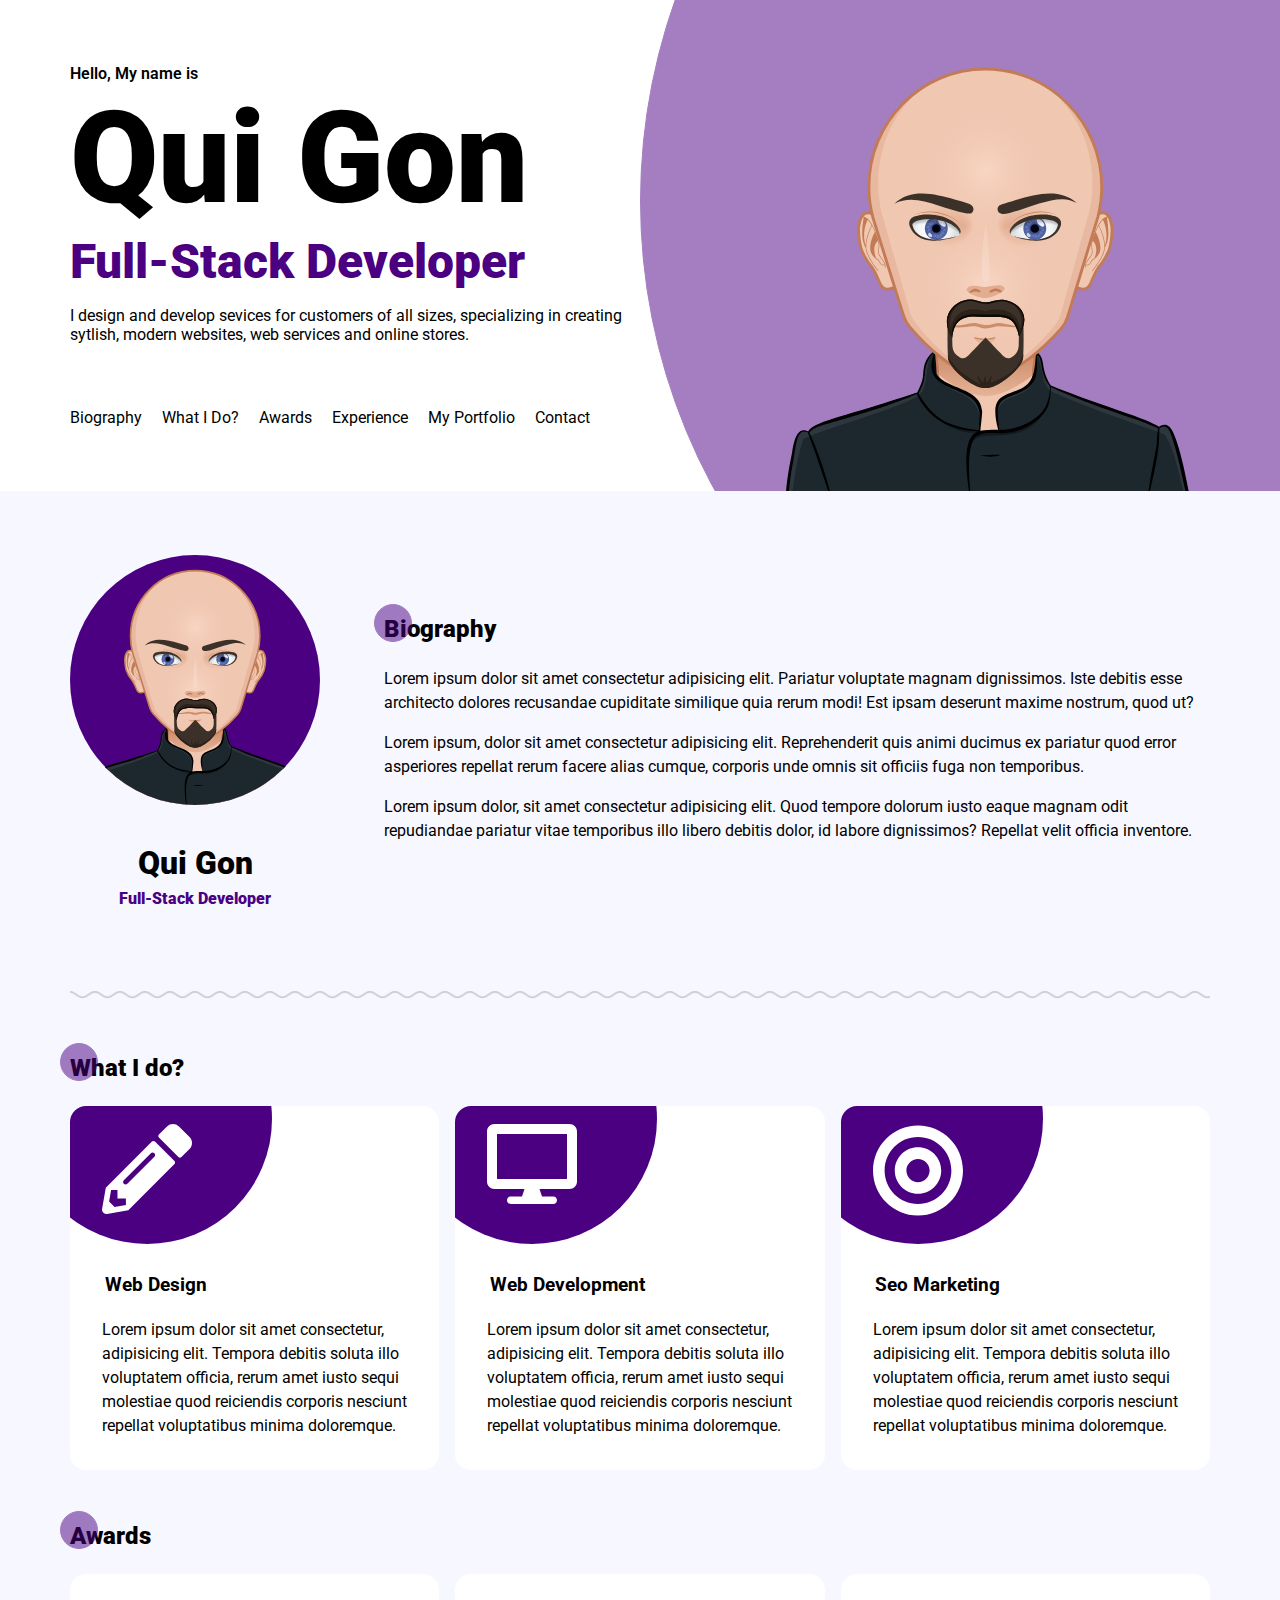
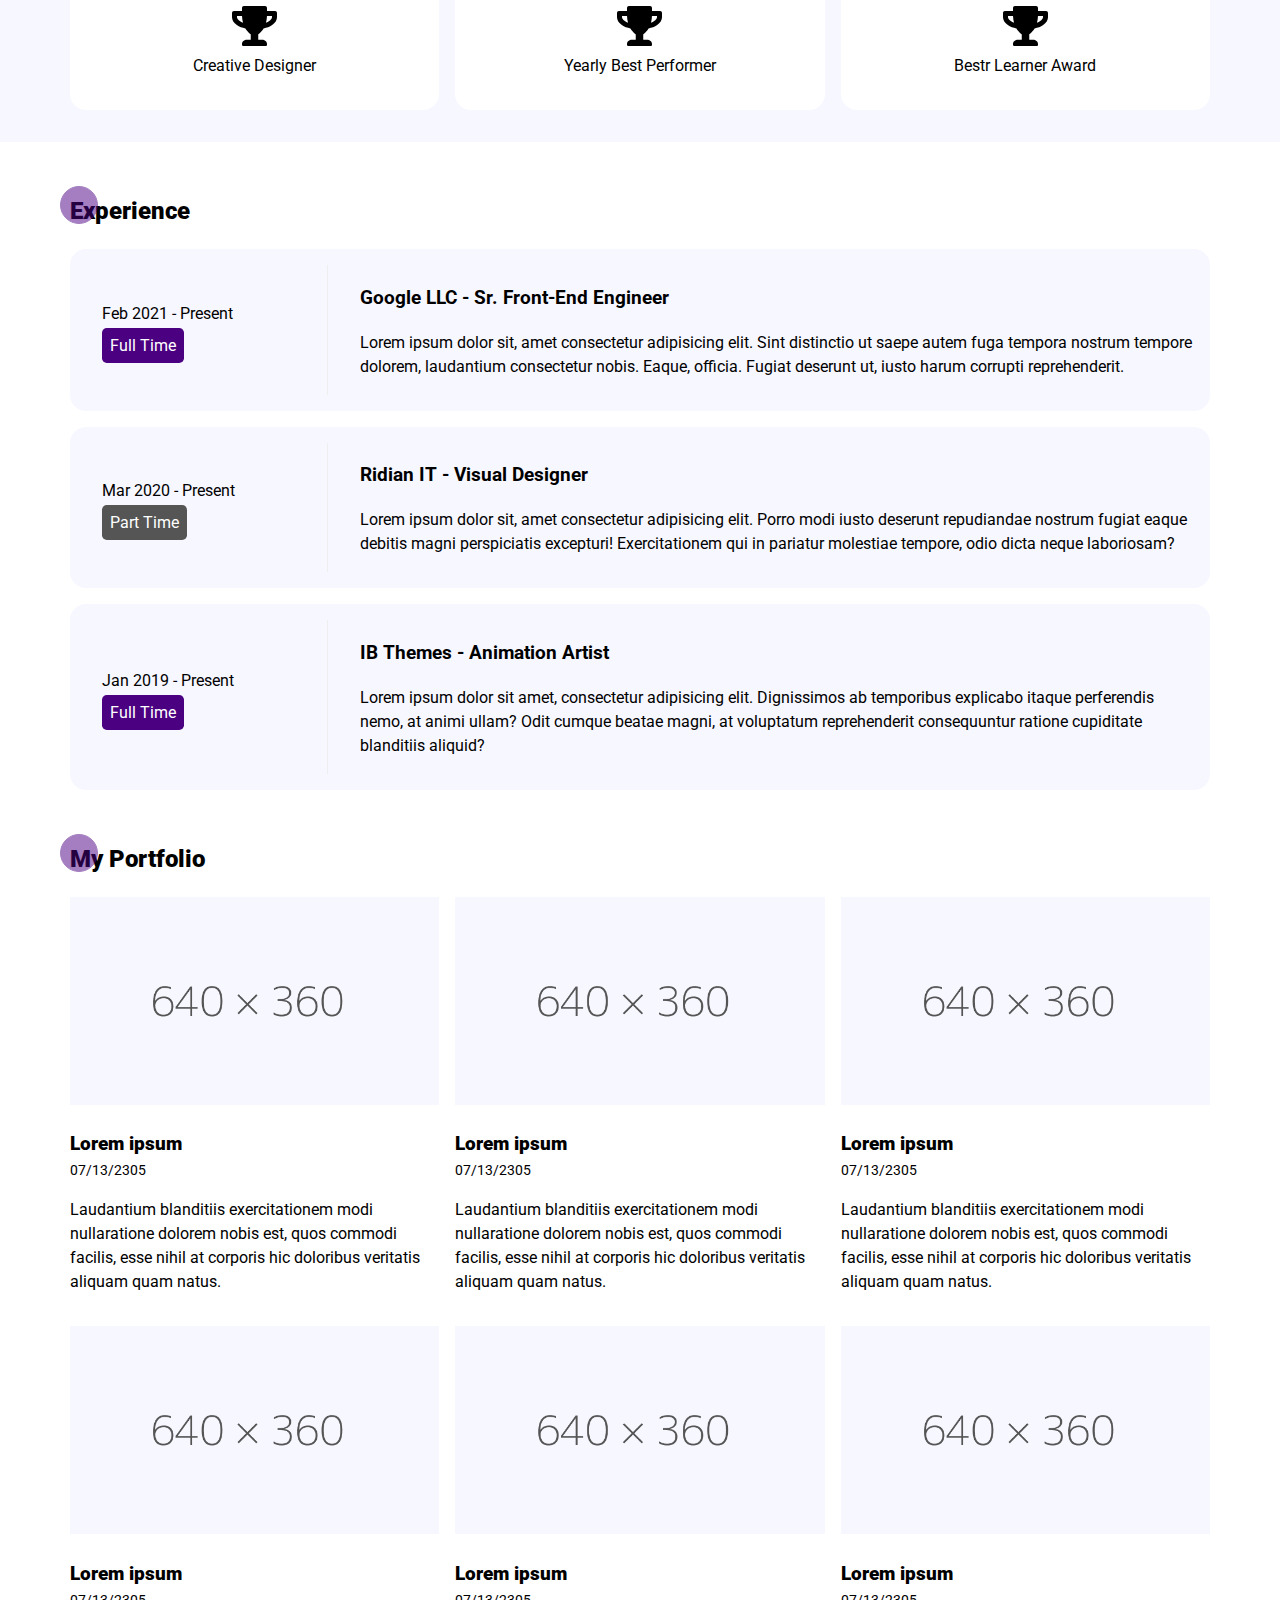
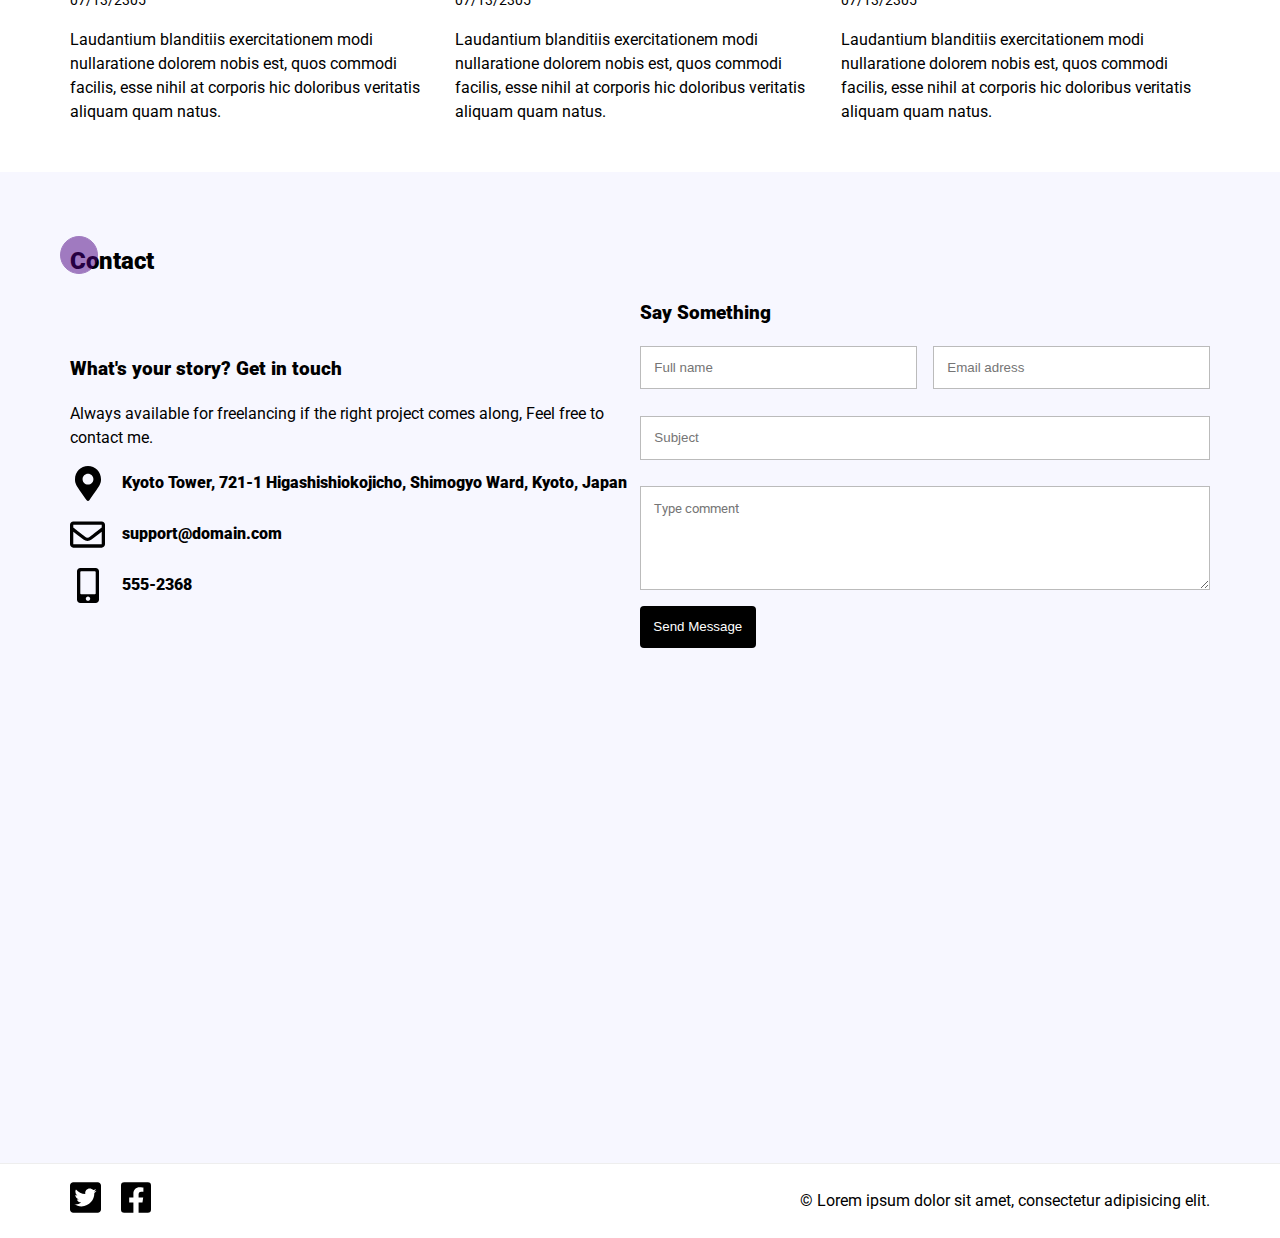
<file: index.html>
<!DOCTYPE html>
<html lang="zxx">

<head>
    <meta charset="utf-8">
    <meta name="viewport" content="width=device-width, initial-scale=1">

    <link rel="preconnect" href="https://fonts.googleapis.com">
    <link rel="preconnect" href="https://fonts.gstatic.com" crossorigin>
    <link
        href="https://fonts.googleapis.com/css2?family=Roboto:ital,wght@0,100;0,300;0,400;0,500;0,700;0,900;1,100;1,300;1,400;1,500;1,700;1,900&display=swap"
        rel="stylesheet">

    <link rel="stylesheet" href="style/style.css">

    <title>Zápočtový úkol</title>
</head>

<body class="overflow">
    <header class="flex flex--row max-width padding__layers-inline">
        <div class="flex__item--half font__height--normal">
            <p class="font__weight--bold margin__bottom--zero margin__top--large margin__bottom--zero">Hello, My name is
            </p>
            <h1 class="flex flex--column margin__bottom--zero margin__top--zero  font__weight--x-bold">
                <span class="font__size--large margin__bottom--zero">Qui Gon</span>
                <span class="color--main font__size--small">Full-Stack Developer</span>
            </h1>
            <p class="margin__bottom--medium">I design and develop sevices for customers of all sizes, specializing in
                creating sytlish, modern websites,
                web services and online stores.</p>

            <nav class="navigation-x-small-d margin__block--large">
                <a class="margin__right--small margin-x-small-d__right--zero navigation--decoration position__relative"
                    href="#biography">Biography</a>
                <a class="margin__right--small margin-x-small-d__right--zero navigation--decoration position__relative"
                    href="#what-i-do">What I Do?</a>
                <a class="margin__right--small margin-x-small-d__right--zero navigation--decoration position__relative"
                    href="#awards">Awards</a>
                <a class="margin__right--small margin-x-small-d__right--zero navigation--decoration position__relative"
                    href="#experience">Experience</a>
                <a class="margin__right--small margin-x-small-d__right--zero navigation--decoration position__relative"
                    href="#my-portfolio">My Portfolio</a>
                <a class="navigation--decoration position__relative" href="#contact">Contact</a>
            </nav>

        </div>

        <div
            class="avatar-small-d--display-none position__relative flex__item--half avatar__header--background position__relative">
            <img src="images/myAvatar.svg" alt="Avatar of Qui Gon" class="avatar__header position__absolute "
                height="450">
        </div>
    </header>

    <div class="color--background full-width ">
        <div class="underline max-width padding__layers-inline">
            <section id="biography" class="flex align-items--center flex-small-d--direction-column">
                <div
                    class="margin__right--large margin-small-d__right--zero margin-small-d__top--medium margin-small-d__bottom--small margin__bottom--large margin__top--large">
                    <img src="images/myAvatar.svg" alt="Avatar of Qui Gon" class="avatar__body" height="250">
                    <hgroup class="flex flex--column align-items--center">
                        <h2 class="margin__bottom--zero font__weight--x-bold font__size--medium">Qui Gon</h2>
                        <p class="color--main margin__top--zero font__weight--x-bold">Full-Stack Developer</p>
                    </hgroup>
                </div>

                <article class="margin__bottom--medium">
                    <h2 class="background-circle position__relative font__weight--x-bold">Biography</h2>
                    <p>
                        Lorem ipsum dolor sit amet consectetur adipisicing elit. Pariatur voluptate magnam dignissimos.
                        Iste
                        debitis
                        esse architecto dolores recusandae cupiditate similique quia rerum modi! Est ipsam deserunt
                        maxime
                        nostrum,
                        quod ut?
                    </p>
                    <p>
                        Lorem ipsum, dolor sit amet consectetur adipisicing elit. Reprehenderit quis animi ducimus ex
                        pariatur
                        quod
                        error asperiores repellat rerum facere alias cumque, corporis unde omnis sit officiis fuga non
                        temporibus.
                    </p>
                    <p>
                        Lorem ipsum dolor, sit amet consectetur adipisicing elit. Quod tempore dolorum iusto eaque
                        magnam
                        odit
                        repudiandae pariatur vitae temporibus illo libero debitis dolor, id labore dignissimos? Repellat
                        velit
                        officia inventore.
                    </p>
                </article>
            </section>
        </div>

        <section id="what-i-do" class="max-width padding__layers-inline">
            <h2 class="background-circle position__relative margin__top--layers font__weight--x-bold">What I do?</h2>

            <div class="flex flex--row flex-small-d--direction-column ">
                <article
                    class="border--primary full-width padding-small-d__inline--zero padding--primary margin-small-d__bottom--small margin__right--small background--position position__relative">
                    <div class="background__domain-symbol position__absolute">
                        <img src="images/pencil-alt-solid.svg" alt="Icon of pencil" width="90"
                            class="margin__domain-symbol">
                    </div>

                    <h3 class="margin--primary margin__top--x-large">Web Design</h3>
                    <p class="margin--primary">Lorem ipsum dolor sit amet consectetur, adipisicing elit. Tempora debitis
                        soluta illo voluptatem officia, rerum amet iusto sequi molestiae quod reiciendis corporis
                        nesciunt repellat voluptatibus minima doloremque.</p>
                </article>

                <article
                    class="border--primary full-width padding-small-d__inline--zero padding--primary margin-small-d__bottom--small margin__right--small background--position position__relative">
                    <div class="background__domain-symbol position__absolute">
                        <img src="images/desktop-solid.svg" alt="Icon of desktop" width="90"
                            class="margin__domain-symbol">
                    </div>

                    <h3 class="margin--primary margin__top--x-large">Web Development</h3>
                    <p class="margin--primary">Lorem ipsum dolor sit amet consectetur, adipisicing elit. Tempora debitis
                        soluta illo voluptatem officia, rerum amet iusto sequi molestiae quod reiciendis corporis
                        nesciunt repellat voluptatibus minima doloremque.</p>
                </article>

                <article
                    class="border--primary full-width padding-small-d__inline--zero padding--primary margin-small-d__bottom--small background--position position__relative">
                    <div class="background__domain-symbol position__absolute">
                        <img src="images/bullseye-solid.svg" alt="Icon of bullseye" width="90"
                            class="margin__domain-symbol">
                    </div>

                    <h3 class="margin--primary margin__top--x-large">Seo Marketing</h3>
                    <p class="margin--primary">Lorem ipsum dolor sit amet consectetur, adipisicing elit. Tempora debitis
                        soluta illo voluptatem officia, rerum amet iusto sequi molestiae quod reiciendis corporis
                        nesciunt repellat voluptatibus minima doloremque.</p>
                </article>
            </div>
        </section>


        <section id="awards" class="max-width margin__top--layers padding__bottom--medium padding__layers-inline">
            <h2 class="background-circle position__relative margin__top--medium font__weight--x-bold">Awards</h2>

            <div class="flex flex--row flex-x-small-d--direction-column">
                <figure
                    class="flex flex--column flex-x-small-d--direction-row border--primary full-width padding--primary margin__right--small align-items--center margin--zero">
                    <img src="images/trophy-solid.svg" alt="Icon of trophy" height="40"
                        class="margin__bottom--x-small margin__top--small margin-x-small-d__top--x-small margin-x-small-d__right--x-small margin-x-small-d__left--small">
                    <figcaption class="margin__bottom--small margin-x-small-d__top--small">Creative Designer
                    </figcaption>
                </figure>

                <figure
                    class="flex flex--column flex-x-small-d--direction-row border--primary full-width padding--primary margin__right--small align-items--center margin--zero">
                    <img src="images/trophy-solid.svg" alt="Icon of trophy" height="40"
                        class="margin__bottom--x-small margin__top--small margin-x-small-d__top--x-small margin-x-small-d__right--x-small margin-x-small-d__left--small">
                    <figcaption class="margin__bottom--small margin-x-small-d__top--small">Yearly Best Performer
                    </figcaption>
                </figure>

                <figure
                    class="flex flex--column flex-x-small-d--direction-row border--primary full-width padding--primary align-items--center margin--zero">
                    <img src="images/trophy-solid.svg" alt="Icon of trophy" height="40"
                        class="margin__bottom--x-small margin__top--small margin-x-small-d__top--x-small margin-x-small-d__right--x-small margin-x-small-d__left--small">
                    <figcaption class="margin__bottom--small margin-x-small-d__top--small">Bestr Learner Award
                    </figcaption>
                </figure>
            </div>
        </section>
    </div>

    <section id="experience" class="max-width padding__layers-inline">
        <h2 class="background-circle position__relative margin__top--layers font__weight--x-bold">Experience</h2>

        <article
            class="color--background flex border--primary full-width margin__bottom--small flex--row flex-x-small-d--direction-column">
            <div
                class="margin-x-small-d__top--small margin__left--middle margin-x-small-d__left--small flex__item--half align-content--center flex--row flex-x-small-d--direction-column">
                <div class="margin__bottom--x-small"><time datetime="2021-02">Feb 2021</time><span> - </span><time
                        datetime="2024">Present</time></div>
                <span class="badge badge--primary margin__top--x-small">Full Time</span>
            </div>

            <div
                class="padding__left--medium padding-x-small-d__left--zero margin--primary border-x-small-d__right--none border__left flex__experience--second-half">
                <h3>Google LLC - Sr. Front-End Engineer</h3>
                <p>Lorem ipsum dolor sit, amet consectetur adipisicing elit. Sint distinctio ut saepe autem fuga tempora
                    nostrum tempore dolorem, laudantium consectetur nobis. Eaque, officia. Fugiat deserunt ut, iusto
                    harum corrupti reprehenderit.</p>
            </div>
        </article>

        <article
            class="color--background flex border--primary full-width margin__bottom--small flex--row flex-x-small-d--direction-column">
            <div
                class="margin-x-small-d__top--small margin__left--middle margin-x-small-d__left--small flex__item--half align-content--center">
                <div class="margin__bottom--x-small"><time datetime="2020-03">Mar 2020 </time><span> - </span><time
                        datetime="2024">Present</time></div>
                <span class="badge badge--secondary margin__top--x-small">Part Time</span>
            </div>

            <div
                class="padding__left--medium padding-x-small-d__left--zero margin--primary border-x-small-d__right--none border__left flex__experience--second-half">
                <h3>Ridian IT - Visual Designer</h3>
                <p>Lorem ipsum dolor sit, amet consectetur adipisicing elit. Porro modi iusto deserunt repudiandae
                    nostrum fugiat eaque debitis magni perspiciatis excepturi! Exercitationem qui in pariatur molestiae
                    tempore, odio dicta neque laboriosam?</p>
            </div>
        </article>

        <article class="color--background flex border--primary full-width flex--row flex-x-small-d--direction-column">
            <div
                class="margin-x-small-d__top--small margin__left--middle margin-x-small-d__left--small flex__item--half align-content--center">
                <div class="margin__bottom--x-small"><time datetime="2019-01">Jan 2019</time><span> - </span><time
                        datetime="2024">Present</time></div>
                <span class="badge badge--primary margin__top--x-small">Full Time</span>
            </div>

            <div
                class="padding__left--medium padding-x-small-d__left--zero margin--primary border-x-small-d__right--none border__left flex__experience--second-half">
                <h3>IB Themes - Animation Artist</h3>
                <p>Lorem ipsum dolor sit amet, consectetur adipisicing elit. Dignissimos ab temporibus explicabo itaque
                    perferendis nemo, at animi ullam? Odit cumque beatae magni, at voluptatum reprehenderit consequuntur
                    ratione cupiditate blanditiis aliquid?</p>
            </div>
        </article>


    </section>


    <section id="my-portfolio" class="max-width padding__bottom--medium padding__layers-inline">
        <h2 class="background-circle position__relative margin__top--layers font__weight--x-bold">My Portfolio</h2>

        <div class="grid gap">

            <article>
                <div class="margin--zero">
                    <img src="images/resolution-640x360.png" alt="Picture of resolution 640 x 360" class="full-width">
                        <h3 class="font__weight--x-bold margin__bottom--zero">Lorem ipsum</h3>
                        <time datetime="2305-07-13" class="font__size--x-small">07/13/2305</time>
                        <p>Laudantium blanditiis exercitationem modi nullaratione dolorem nobis est, quos commodi
                            facilis,
                            esse
                            nihil at corporis hic doloribus veritatis aliquam quam natus.</p>
                </div>
            </article>

            <article>
                <div class="margin--zero">
                    <img src="images/resolution-640x360.png" alt="Picture of resolution 640 x 360" class="full-width">
                        <h3 class="font__weight--x-bold margin__bottom--zero">Lorem ipsum</h3>
                        <time datetime="2305-07-13" class="font__size--x-small">07/13/2305</time>
                        <p>Laudantium blanditiis exercitationem modi nullaratione dolorem nobis est, quos commodi
                            facilis,
                            esse
                            nihil at corporis hic doloribus veritatis aliquam quam natus.</p>
                </div>
            </article>

            <article>
                <div class="margin--zero">
                    <img src="images/resolution-640x360.png" alt="Picture of resolution 640 x 360" class="full-width">
                            <h3 class="font__weight--x-bold margin__bottom--zero">Lorem ipsum</h3>
                            <time datetime="2305-07-13" class="font__size--x-small">07/13/2305</time>
                        <p>Laudantium blanditiis exercitationem modi nullaratione dolorem nobis est, quos commodi
                            facilis,
                            esse
                            nihil at corporis hic doloribus veritatis aliquam quam natus.</p>
                </div>
            </article>

            <article>
                <div class="margin--zero">
                    <img src="images/resolution-640x360.png" alt="Picture of resolution 640 x 360" class="full-width">
                            <h3 class="font__weight--x-bold margin__bottom--zero">Lorem ipsum</h3>
                            <time datetime="2305-07-13" class="font__size--x-small">07/13/2305</time>
                        <p>Laudantium blanditiis exercitationem modi nullaratione dolorem nobis est, quos commodi
                            facilis,
                            esse
                            nihil at corporis hic doloribus veritatis aliquam quam natus.</p>
                </div>
            </article>

            <article>
                <div class="margin--zero">
                    <img src="images/resolution-640x360.png" alt="Picture of resolution 640 x 360" class="full-width">
                            <h3 class="font__weight--x-bold margin__bottom--zero">Lorem ipsum</h3>
                            <time datetime="2305-07-13" class="font__size--x-small">07/13/2305</time>
                        <p>Laudantium blanditiis exercitationem modi nullaratione dolorem nobis est, quos commodi
                            facilis,
                            esse
                            nihil at corporis hic doloribus veritatis aliquam quam natus.</p>
                </div>
            </article>

            <article>
                <div class="margin--zero">
                    <img src="images/resolution-640x360.png" alt="Picture of resolution 640 x 360" class="full-width">
                            <h3 class="font__weight--x-bold margin__bottom--zero">Lorem ipsum</h3>
                            <time datetime="2305-07-13" class="font__size--x-small">07/13/2305</time>
                        <p>Laudantium blanditiis exercitationem modi nullaratione dolorem nobis est, quos commodi
                            facilis,
                            esse
                            nihil at corporis hic doloribus veritatis aliquam quam natus.</p>
                </div>
            </article>
        </div>

    </section>

    <div class="color--background full-width ">
        <section id="contact" class="max-width padding__layers--default padding__bottom--medium padding__layers-inline">
            <h2 class="background-circle position__relative font__weight--x-bold">Contact</h2>

            <div class="flex flex-small-d--direction-column align-items--center align-small-d__items--normal">
                <div class="flex__item--half">
                    <h3 class="font__weight--x-bold margin__top--zero">What's your story? Get in touch</h3>
                    <p>
                        Always available for freelancing if the right project comes along, Feel free to contact me.
                    </p>

                    <div class="grid-contact ">
                        <img src="images/map-marker-alt-solid.svg" alt="Icon of map marker" height="35"
                            class="justify-self--center margin__bottom--small margin__right--small">
                        <address
                            class="align-self--center margin__bottom--small font__weight--x-bold font__style--normal">
                            Kyoto Tower, 721-1 Higashishiokojicho, Shimogyo Ward, Kyoto, Japan</address>

                        <img src="images/envelope-regular.svg" alt="Icon of mail" height="35"
                            class="justify-self--center margin__bottom--small margin__right--small">
                        <address
                            class="align-self--center margin__bottom--small font__weight--x-bold font__style--normal">
                            support@domain.com</address>

                        <img src="images/mobile-alt-solid.svg" alt="Icon of phone" height="35"
                            class="justify-self--center margin__bottom--small margin__right--small">
                        <address
                            class="align-self--center margin__bottom--small font__weight--x-bold font__style--normal">
                            555-2368</address>
                    </div>
                </div>

                <form class="flex__item--half">
                    <h3 class="font__weight--x-bold margin__top--zero">Say Something</h3>

                    <div class="flex flex--row gap flex-x-small-d--direction-column gap-x-small-d--zero">
                        <input type="text" placeholder="Full name"
                            class="border padding--primary margin__bottom--medium flex__item--half">
                        <input type="email" placeholder="Email adress"
                            class="border padding--primary margin__bottom--medium flex__item--half">
                    </div>

                    <div class="flex">
                        <input type="text" placeholder="Subject"
                            class="border padding--primary margin__bottom--medium full-width">
                    </div>

                    <div class="flex margin__bottom--small">
                        <textarea placeholder="Type comment" class="border full-width padding--primary"
                            rows="5"></textarea>
                    </div>

                    <button type="submit" class="button margin__bottom--medium">Send Message</button>
                </form>
            </div>

            <div>
                <iframe class="full-width grayscale"
                    src="https://www.google.com/maps/embed?pb=!1m18!1m12!1m3!1d3268.766203994299!2d135.75667687544637!3d34.987520472819206!2m3!1f0!2f0!3f0!3m2!1i1024!2i768!4f13.1!3m3!1m2!1s0x600108afa856da77%3A0xec2916eeff97bfd4!2sKyoto%20Tower!5e0!3m2!1scs!2scz!4v1710334083773!5m2!1scs!2scz"
                    height="450" style="border:0;" allowfullscreen="" loading="lazy"
                    referrerpolicy="no-referrer-when-downgrade">
                </iframe>
            </div>
        </section>

    </div>

    <div class="border__top padding__layers-inline">
        <footer
            class="flex gap-x-small-d--zero gap position__relative max-width padding__block--medium flex-x-small-d--direction-column">
            <div class="align-self--center">
                <a href="https://facebook.com/" class="margin__right--small">
                    <img src="images/twitter-square-brands.svg" alt="Icon of Twitter" height="35">
                </a>
                <a href="https://twitter.com/" class="">
                    <img src="images/facebook-square-brands.svg" alt="Icon of Facebook" height="35">
                </a>
            </div>

            <p class="footer--position-right position__absolute margin-x-small-d__top--zero align-self--center">© Lorem
                ipsum dolor sit amet,
                consectetur adipisicing elit.</p>
        </footer>
    </div>

</body>

</html>
</file>
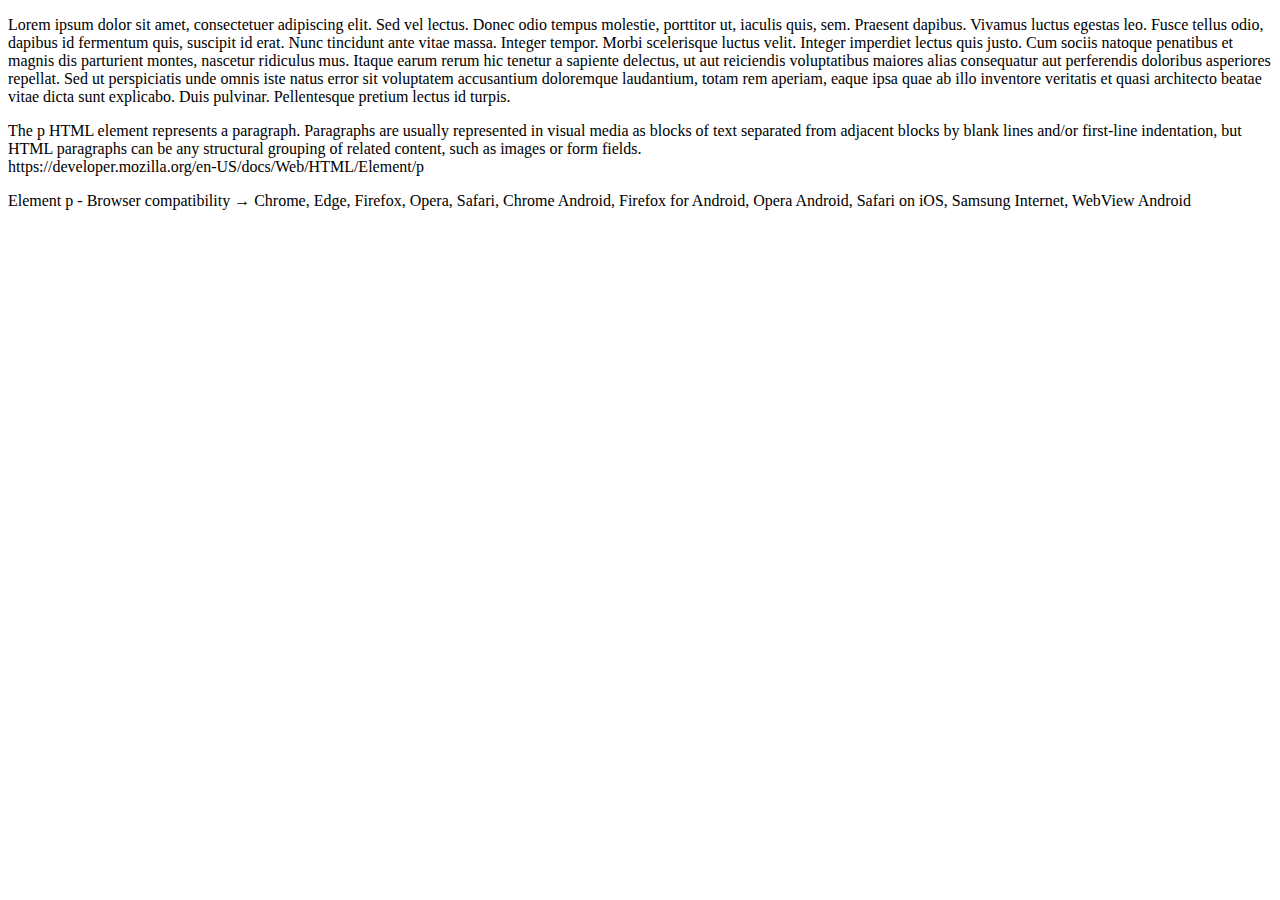
<file: Úkol 1/index.html>
<!DOCTYPE html>
<html lang="cs">

<head>
    <meta charset="utf-8">
    <title>KMI/WEB - 1</title>
</head>

<body>
    <p>Lorem ipsum dolor sit amet, consectetuer adipiscing elit. Sed vel lectus. Donec odio tempus molestie, porttitor ut, iaculis quis, sem. Praesent dapibus. Vivamus luctus egestas leo. Fusce tellus odio, dapibus id fermentum quis, suscipit id erat. Nunc
        tincidunt ante vitae massa. Integer tempor. Morbi scelerisque luctus velit. Integer imperdiet lectus quis justo. Cum sociis natoque penatibus et magnis dis parturient montes, nascetur ridiculus mus. Itaque earum rerum hic tenetur a sapiente delectus,
        ut aut reiciendis voluptatibus maiores alias consequatur aut perferendis doloribus asperiores repellat. Sed ut perspiciatis unde omnis iste natus error sit voluptatem accusantium doloremque laudantium, totam rem aperiam, eaque ipsa quae ab illo
        inventore veritatis et quasi architecto beatae vitae dicta sunt explicabo. Duis pulvinar. Pellentesque pretium lectus id turpis.</p>

    <p> The p HTML element represents a paragraph. Paragraphs are usually represented in visual media as blocks of text separated from adjacent blocks by blank lines and/or first-line indentation, but HTML paragraphs can be any structural grouping of related
        content, such as images or form fields.
        <br /> https://developer.mozilla.org/en-US/docs/Web/HTML/Element/p </p>

    <p> Element p - Browser compatibility → Chrome, Edge, Firefox, Opera, Safari, Chrome Android, Firefox for Android, Opera Android, Safari on iOS, Samsung Internet, WebView Android </p>
</body>

</html>
</file>
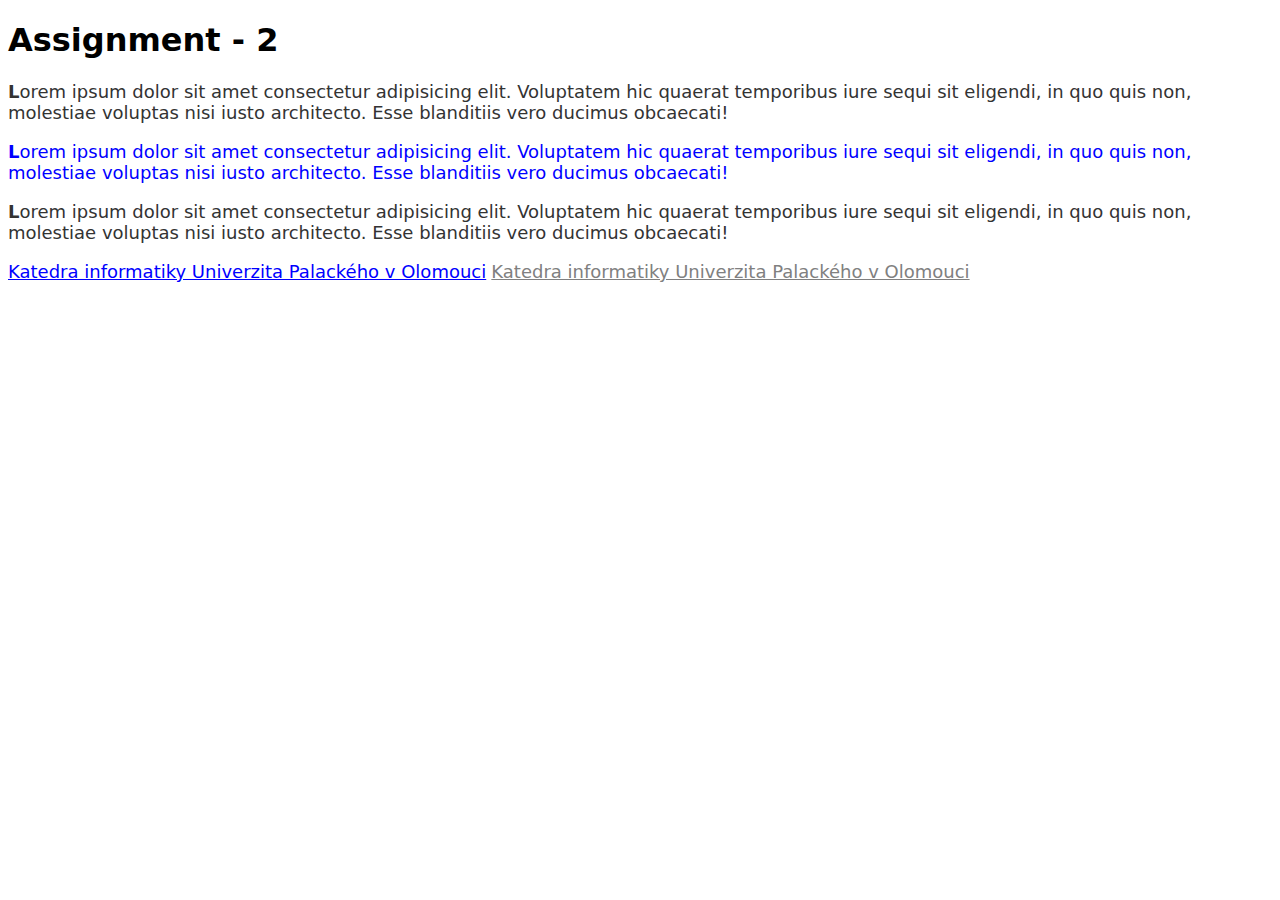
<file: Úkol 2/index.html>
<!DOCTYPE html>
<html lang="cs">

<head>
    <meta charset="utf-8">

    <link rel="stylesheet" href="style.css">

    <title>KMI/WEB - 2</title>
</head>

<body>
    <h1>Assignment - 2</h1>
    <div>
        <p>Lorem ipsum dolor sit amet consectetur adipisicing elit. Voluptatem hic quaerat temporibus iure sequi sit eligendi, in quo quis non, molestiae voluptas nisi iusto architecto. Esse blanditiis vero ducimus obcaecati!</p>

        <p>Lorem ipsum dolor sit amet consectetur adipisicing elit. Voluptatem hic quaerat temporibus iure sequi sit eligendi, in quo quis non, molestiae voluptas nisi iusto architecto. Esse blanditiis vero ducimus obcaecati!</p>

        <p>Lorem ipsum dolor sit amet consectetur adipisicing elit. Voluptatem hic quaerat temporibus iure sequi sit eligendi, in quo quis non, molestiae voluptas nisi iusto architecto. Esse blanditiis vero ducimus obcaecati!</p>
    </div>

    <a href="http://inf.upol.cz"> Katedra informatiky Univerzita Palackého v Olomouci</a>

    <span>
        <a href="http://inf.upol.cz"> Katedra informatiky Univerzita Palackého v Olomouci</a>
    </span>

</body>

</html>
</file>
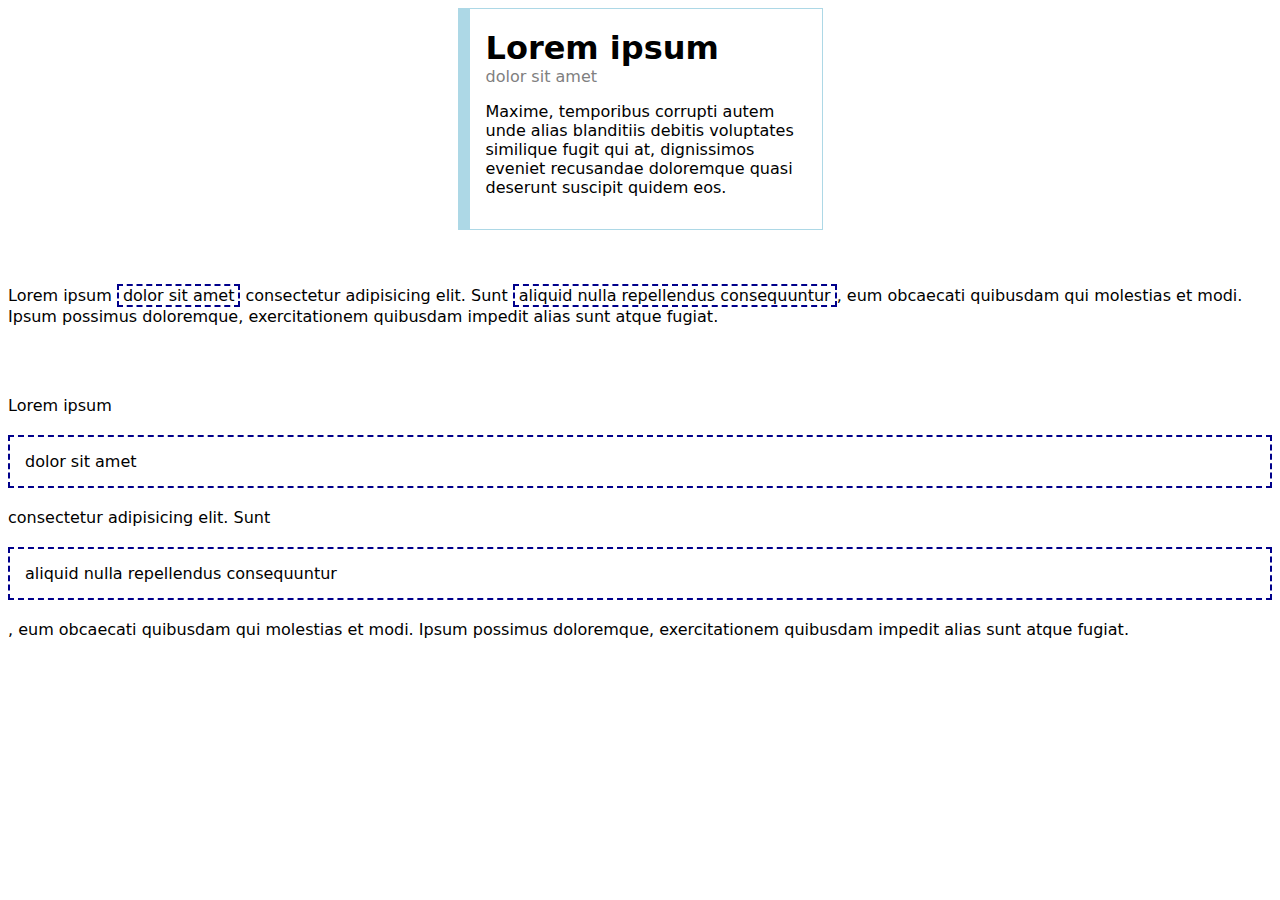
<file: Úkol 3/index.html>
<!DOCTYPE html>
<html lang="cs">

<head>
    <meta charset="utf-8">

    <link rel="stylesheet" href="style.css">

    <title>KMI/WEB - 3</title>
</head>

<body>
    <div class="box">
        <hgroup>
            <h1>Lorem ipsum</h1>
            <p class="sub-header">dolor sit amet</p>
        </hgroup>
        <p>Maxime, temporibus corrupti autem unde alias blanditiis debitis voluptates similique fugit qui at,
            dignissimos eveniet recusandae doloremque quasi deserunt suscipit quidem eos.</p>
    </div>

    <br> <br>

    <div>
        <p>Lorem ipsum
            <span class="text-box-first">dolor sit amet</span> consectetur adipisicing elit. Sunt
            <span class="text-box-first">aliquid nulla repellendus consequuntur</span>, eum obcaecati quibusdam qui
            molestias
            et modi. Ipsum possimus
            doloremque, exercitationem quibusdam impedit alias sunt atque fugiat.
        </p>
    </div>

    <br> <br>

    <div>

        <p>Lorem ipsum
            <span class="text-box-second">dolor sit amet</span> consectetur adipisicing elit. Sunt <span
                class="text-box-second">
                aliquid nulla repellendus consequuntur</span>, eum obcaecati quibusdam qui molestias et modi. Ipsum
            possimus
            doloremque, exercitationem quibusdam impedit alias sunt atque fugiat.
        </p>
    </div>

</body>

</html>
</file>
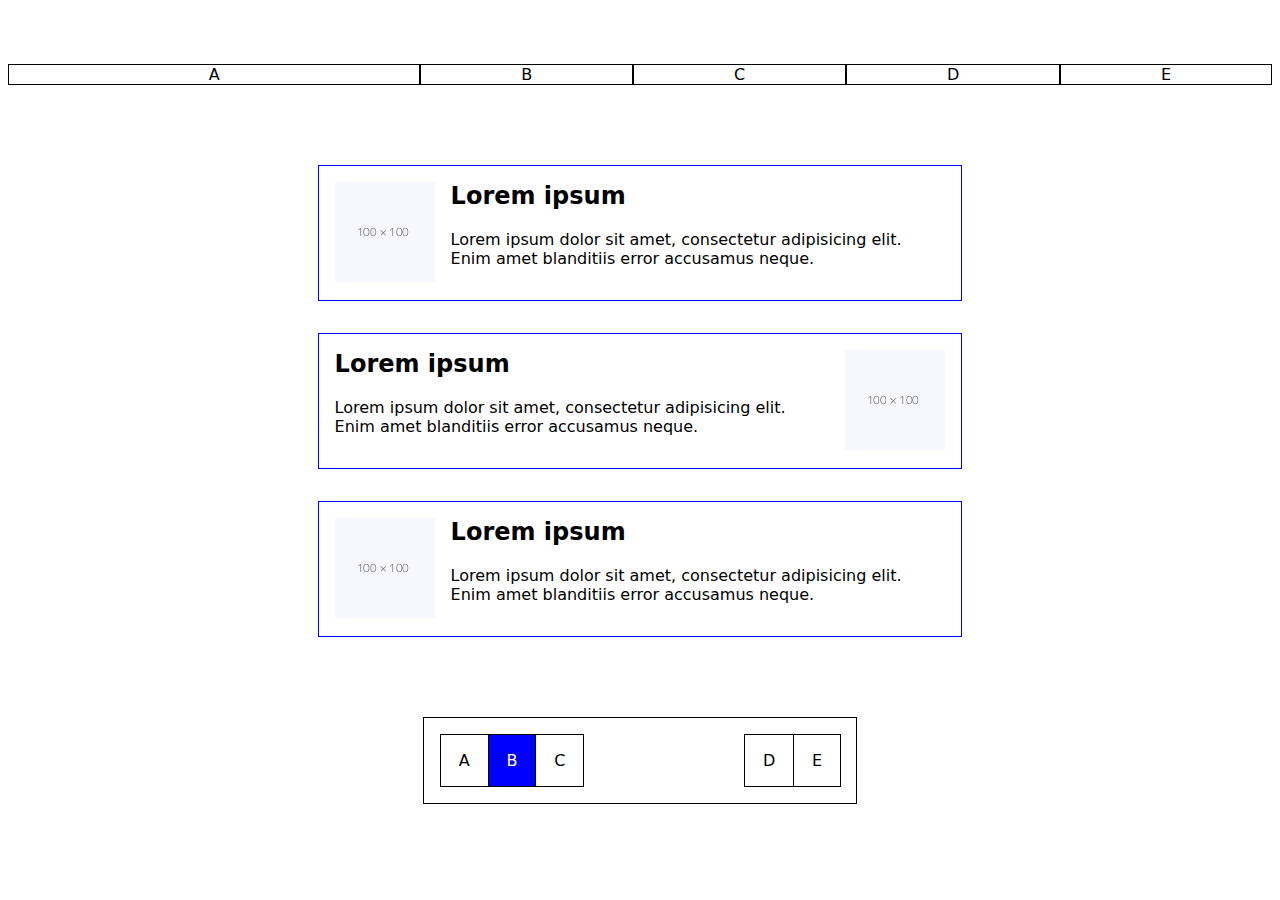
<file: Úkol 6/index.html>
<!DOCTYPE html>
<html lang="cs">

<head>
    <meta charset="utf-8">

    <link rel="stylesheet" href="style.css">

    <title>KMI/WEB - 6</title>
</head>

<body>
    <!-- 1. úkol -->
    <div class="flex--primary indentation">
        <div class="flex__item--double border">A</div>
        <div class="flex__item--primary border">B</div>
        <div class="flex__item--primary border">C</div>
        <div class="flex__item--primary border">D</div>
        <div class="flex__item--primary border">E</div>
    </div>


    <!-- 2. úkol -->
    <div class="flex-center">
        <section class="flex--secondary">
            <img src="100.png" alt="placeholder" width="100" height="100">
            <div>
                <h2>Lorem ipsum</h2>
                <p>Lorem ipsum dolor sit amet, consectetur adipisicing elit. Enim amet blanditiis error accusamus neque.
                </p>
            </div>
        </section>

        <section class="flex--secondary flex--row-reverse">
            <img src="100.png" alt="placeholder" width="100" height="100">
            <div>
                <h2>Lorem ipsum</h2>
                <p>Lorem ipsum dolor sit amet, consectetur adipisicing elit. Enim amet blanditiis error accusamus neque.
                </p>
            </div>
        </section>

        <section class="flex--secondary ">
            <img src="100.png" alt="placeholder" width="100" height="100">
            <div>
                <h2>Lorem ipsum</h2>
                <p>Lorem ipsum dolor sit amet, consectetur adipisicing elit. Enim amet blanditiis error accusamus neque.
                </p>
            </div>
        </section>
    </div>


    <!-- 3. úkol -->
    <div class="flex-center indentation">
        <div class="flex--tertiary border">
            <div class="flex__item--secondary border">A</div>
            <div class="flex__item--secondary border cell--primary">B</div>
            <div class="flex__item--secondary border space-on-right">C</div>
            <div class="flex__item--secondary border">D</div>
            <div class="flex__item--secondary border">E</div>
        </div>
    </div>
</body>

</html>
</file>
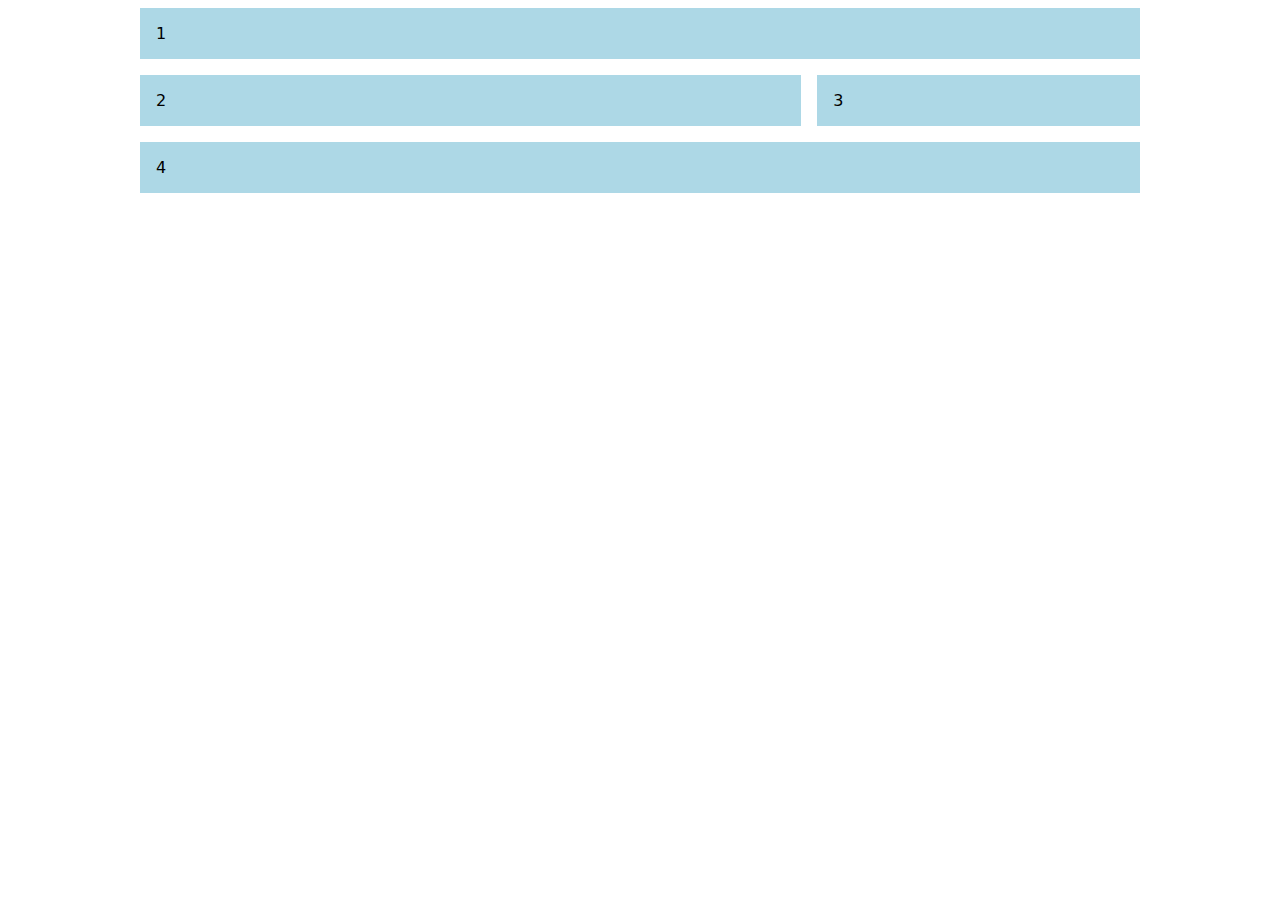
<file: Úkol 7/index.html>
<!DOCTYPE html>
<html lang="cs">

<head>
    <meta charset="utf-8">
    <meta name="viewport" content="width=device-width, initial-scale=1">
    
    <link rel="stylesheet" href="style.css">

    <title>KMI/WEB - </title>
</head>

<body>

    <div class="wrapper">
        <div class="item grid__item--primary-span">1</div>
        <div class="item grid__item--secondary-span">2</div>
        <div class="item grid__item--tertiary-span">3</div>
        <div class="item grid__item--primary-span">4</div>
      </div>

</body>

</html>
</file>
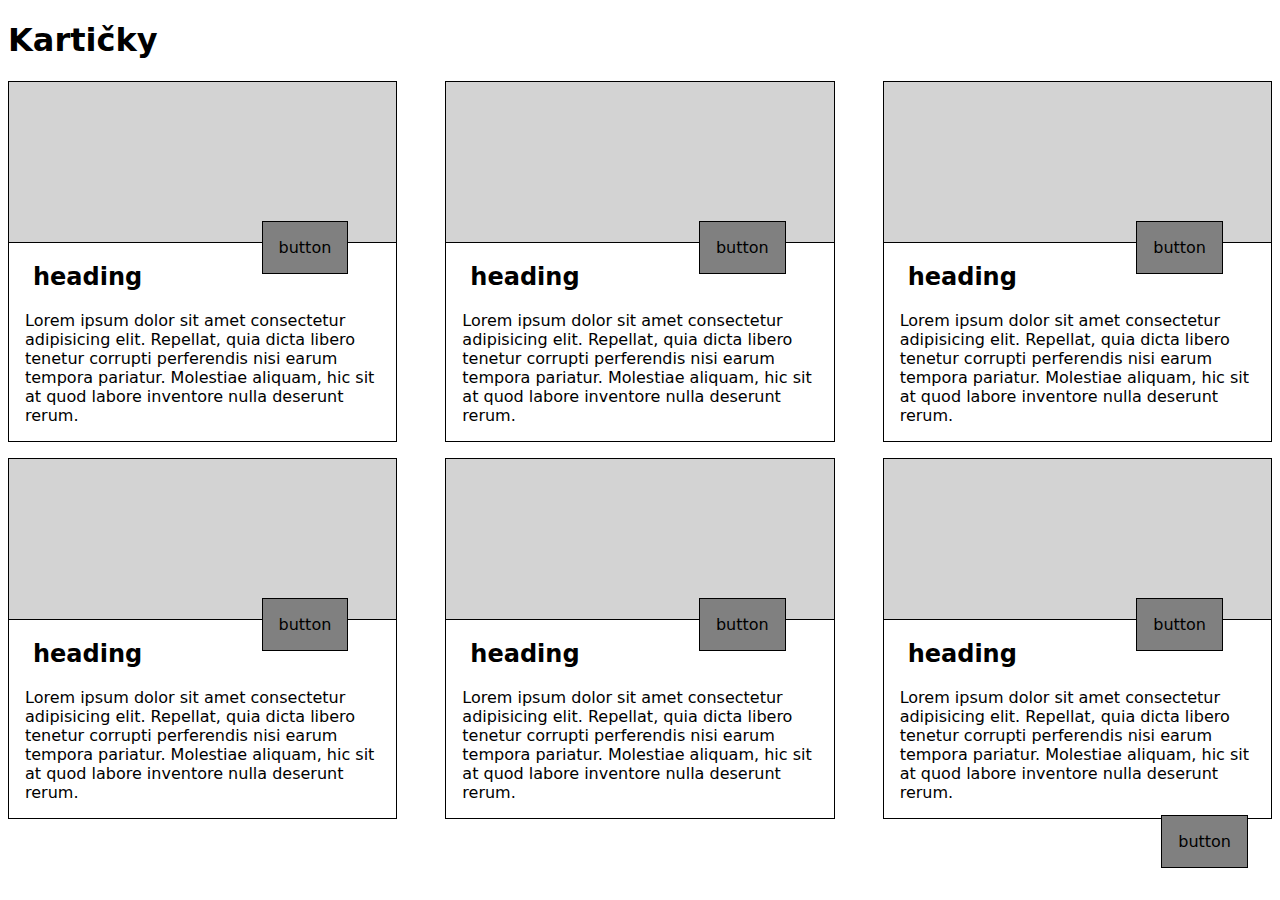
<file: Úkol 8/index.html>
<!DOCTYPE html>
<html lang="cs">

<head>
    <meta charset="utf-8">

    <link rel="stylesheet" href="style.css">

    <title>KMI/WEB - 8</title>
</head>

<body>
    <h1>Kartičky</h1>

    <div class="grid">
        <div class="grid__item--flex">
            <div class="flex__item--basis-half flex__item--header ">
                <div class="button button--card">button</div>
            </div>
            <div class="flex__item--basis-half flex__item--body">
                <h2>heading</h2>
                <p>Lorem ipsum dolor sit amet consectetur adipisicing elit. Repellat, quia dicta libero tenetur corrupti
                    perferendis nisi earum tempora pariatur. Molestiae aliquam, hic sit at quod labore inventore nulla
                    deserunt rerum.</p>
            </div>
        </div>

        <div class="grid__item--flex">
            <div class="flex__item--basis-half flex__item--header ">
                <div class="button button--card">button</div>
            </div>
            <div class="flex__item--basis-half flex__item--body">
                <h2>heading</h2>
                <p>Lorem ipsum dolor sit amet consectetur adipisicing elit. Repellat, quia dicta libero tenetur corrupti
                    perferendis nisi earum tempora pariatur. Molestiae aliquam, hic sit at quod labore inventore nulla
                    deserunt rerum.</p>
            </div>
        </div>

        <div class="grid__item--flex">
            <div class="flex__item--basis-half flex__item--header ">
                <div class="button button--card">button</div>
            </div>
            <div class="flex__item--basis-half flex__item--body">
                <h2>heading</h2>
                <p>Lorem ipsum dolor sit amet consectetur adipisicing elit. Repellat, quia dicta libero tenetur corrupti
                    perferendis nisi earum tempora pariatur. Molestiae aliquam, hic sit at quod labore inventore nulla
                    deserunt rerum.</p>
            </div>
        </div>

        <div class="grid__item--flex">
            <div class="flex__item--basis-half flex__item--header ">
                <div class="button button--card">button</div>
            </div>
            <div class="flex__item--basis-half flex__item--body">
                <h2>heading</h2>
                <p>Lorem ipsum dolor sit amet consectetur adipisicing elit. Repellat, quia dicta libero tenetur corrupti
                    perferendis nisi earum tempora pariatur. Molestiae aliquam, hic sit at quod labore inventore nulla
                    deserunt rerum.</p>
            </div>
        </div>

        <div class="grid__item--flex">
            <div class="flex__item--basis-half flex__item--header ">
                <div class="button button--card">button</div>
            </div>
            <div class="flex__item--basis-half flex__item--body">
                <h2>heading</h2>
                <p>Lorem ipsum dolor sit amet consectetur adipisicing elit. Repellat, quia dicta libero tenetur corrupti
                    perferendis nisi earum tempora pariatur. Molestiae aliquam, hic sit at quod labore inventore nulla
                    deserunt rerum.</p>
            </div>
        </div>

        <div class="grid__item--flex">
            <div class="flex__item--basis-half flex__item--header ">
                <div class="button button--card">button</div>
            </div>
            <div class="flex__item--basis-half flex__item--body">
                <h2>heading</h2>
                <p>Lorem ipsum dolor sit amet consectetur adipisicing elit. Repellat, quia dicta libero tenetur corrupti
                    perferendis nisi earum tempora pariatur. Molestiae aliquam, hic sit at quod labore inventore nulla
                    deserunt rerum.</p>
            </div>
        </div>
    </div>

    <div class="button button--page">button</div>

</body>

</html>
</file>
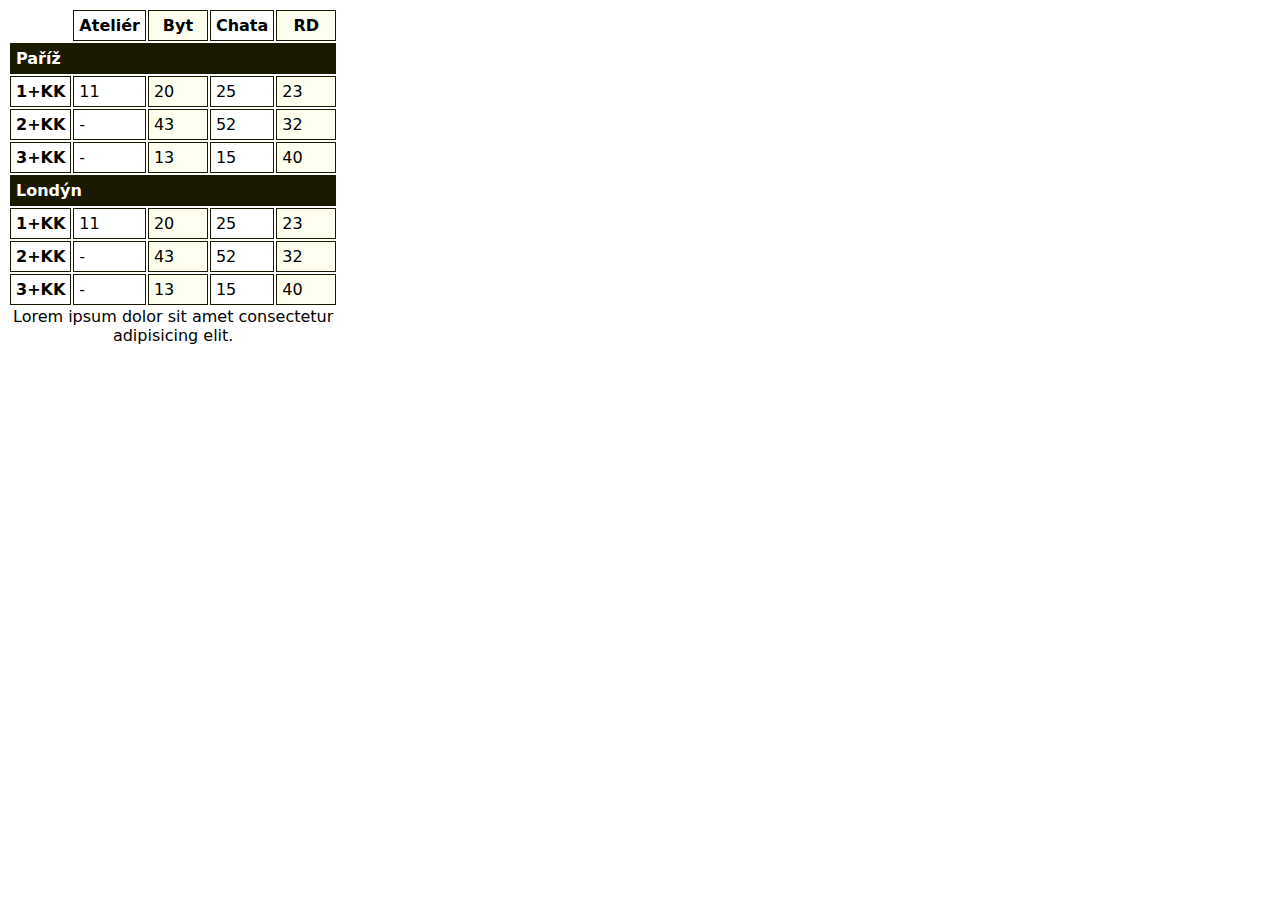
<file: Úkol 9/index.html>
<!DOCTYPE html>
<html lang="cs">

<head>
    <meta charset="utf-8">

    <link rel="stylesheet" href="style.css">

    <title>KMI/WEB - </title>
</head>

<body>

    <table>

        <thead>
            <tr class="table__header--main">
                <th scope="col">Ateliér</th>
                <th class="table__header--background-color" scope="col">Byt</th>
                <th scope="col">Chata</th>
                <th  class="table__header--background-color" scope="col">RD</th>

            </tr>
        </thead>
        <tbody>

            <tr>
                <th class="table__header--horizontal" scope="row" colspan="5">Paříž</th>
            </tr>
            <tr>
                <th scope="row">1+KK</th>
                <td class="table__cell">11</td>
                <td class="table__cell">20</td>
                <td class="table__cell">25</td>
                <td class="table__cell">23</td>
            </tr>
            <tr>
                <th scope="row">2+KK</th>
                <td class="table__cell">-</td>
                <td class="table__cell">43</td>
                <td class="table__cell">52</td>
                <td class="table__cell">32</td>
            </tr>
            <tr>
                <th scope="row">3+KK</th>
                <td class="table__cell">-</td>
                <td class="table__cell">13</td>
                <td class="table__cell">15</td>
                <td class="table__cell">40</td>
            </tr>

            <tr>
                <th class="table__header--horizontal" scope="row" colspan="5">Londýn</th>
            </tr>
            <tr>
                <th scope="row">1+KK</th>
                <td class="table__cell">11</td>
                <td class="table__cell">20</td>
                <td class="table__cell">25</td>
                <td class="table__cell">23</td>
            </tr>
            <tr>
                <th scope="row">2+KK</th>
                <td class="table__cell">-</td>
                <td class="table__cell">43</td>
                <td class="table__cell">52</td>
                <td class="table__cell">32</td>
            </tr>
            <tr>
                <th scope="row">3+KK</th>
                <td class="table__cell">-</td>
                <td class="table__cell">13</td>
                <td class="table__cell">15</td>
                <td class="table__cell">40</td>
            </tr>

        </tbody>

        <caption>
            Lorem ipsum dolor sit amet consectetur adipisicing elit.
        </caption>
    </table>


</body>

</html>
</file>
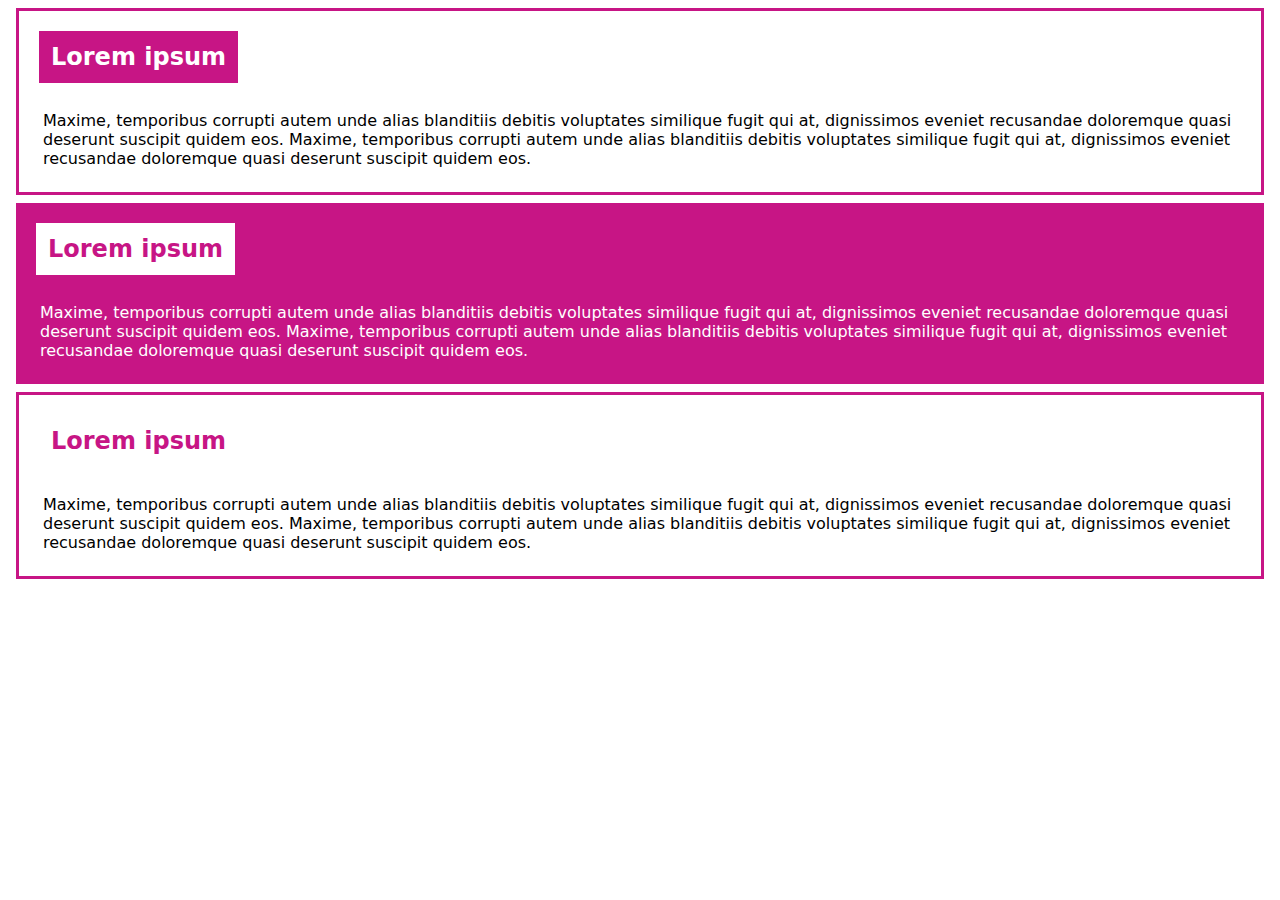
<file: Úkol 4/1/index.html>
<!DOCTYPE html>
<html lang="cs">

<head>
    <meta charset="utf-8">

    <link rel="stylesheet" href="style.css">

    <title>KMI/WEB - 4</title>
</head>

<body>
    <div class="spacer box--border">
        <h2 class="spacer box--primary">Lorem ipsum</h2>
        <p class="spacer">Maxime, temporibus corrupti autem unde alias blanditiis debitis voluptates similique fugit qui
            at,
            dignissimos eveniet recusandae doloremque quasi deserunt suscipit quidem eos. Maxime, temporibus corrupti
            autem unde alias blanditiis debitis voluptates similique fugit qui at,
            dignissimos eveniet recusandae doloremque quasi deserunt suscipit quidem eos.</p>
    </div>

    <div class="spacer box--primary">
        <h2 class="spacer box--secondary">Lorem ipsum</h2>
        <p class="spacer">Maxime, temporibus corrupti autem unde alias blanditiis debitis voluptates similique fugit qui
            at,
            dignissimos eveniet recusandae doloremque quasi deserunt suscipit quidem eos. Maxime, temporibus corrupti
            autem unde alias blanditiis debitis voluptates similique fugit qui at,
            dignissimos eveniet recusandae doloremque quasi deserunt suscipit quidem eos.</p>
    </div>

    <div class="spacer box--border">
        <h2 class="spacer box--secondary">Lorem ipsum</h2>
        <p class="spacer">Maxime, temporibus corrupti autem unde alias blanditiis debitis voluptates similique fugit qui
            at,
            dignissimos eveniet recusandae doloremque quasi deserunt suscipit quidem eos. Maxime, temporibus corrupti
            autem unde alias blanditiis debitis voluptates similique fugit qui at,
            dignissimos eveniet recusandae doloremque quasi deserunt suscipit quidem eos.</p>
    </div>

</body>

</html>
</file>
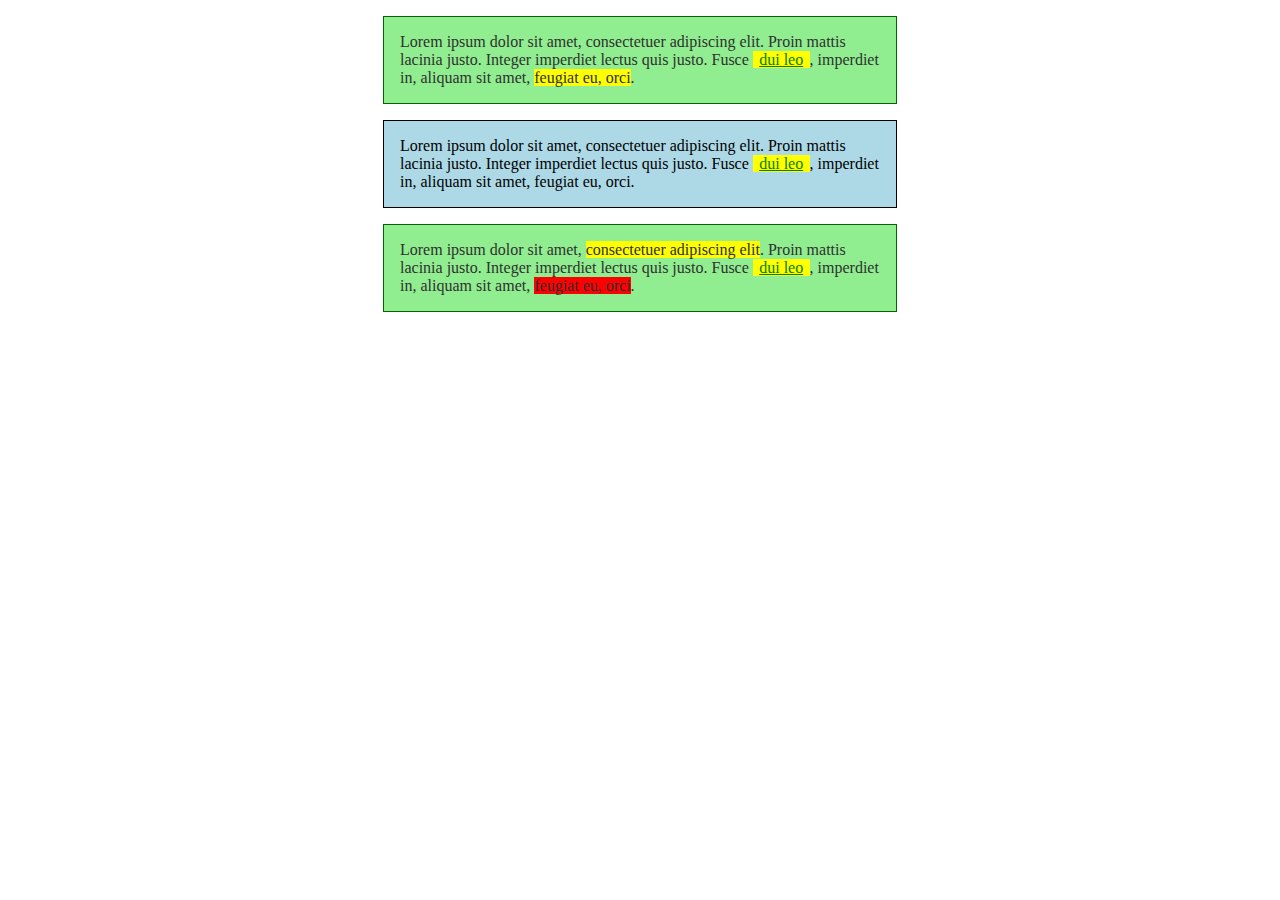
<file: Úkol 4/2/index.html>
<!DOCTYPE html>
<html lang="cs">

<head>
    <meta charset="utf-8">

    <link rel="stylesheet" href="style.css">

    <title>KMI/WEB - 4</title>
</head>

<body>
    <div class="card card--primary">
        Lorem ipsum dolor sit amet, consectetuer adipiscing elit. Proin mattis lacinia justo. Integer imperdiet lectus
        quis justo. <span>Fusce <a class="link component--primary-background-color" href="#">dui leo</a></span>,
        imperdiet in, aliquam sit amet, <span class="component--primary-background-color">feugiat eu,
            orci</span>.
    </div>

    <div class="card card--secondary">
        <span>Lorem ipsum</span> dolor sit amet, consectetuer adipiscing elit. Proin mattis lacinia justo. Integer
        imperdiet lectus quis justo. <span>Fusce <a class="link component--primary-background-color" href="#">dui
                leo</a></span>, imperdiet in, aliquam sit amet,
        <span>feugiat eu, orci</span>.
    </div>

    <div class="card card--primary">
        Lorem ipsum dolor sit amet, <span class="component--primary-background-color">consectetuer adipiscing
            elit</span>. Proin mattis lacinia justo. Integer
        imperdiet lectus quis justo. <span>Fusce <a class="link component--primary-background-color" href="#">dui
                leo</a></span>, imperdiet in, aliquam sit amet,
        <span class="component--secondary-background-color">feugiat eu, orci</span>.
    </div>


</body>

</html>
</file>
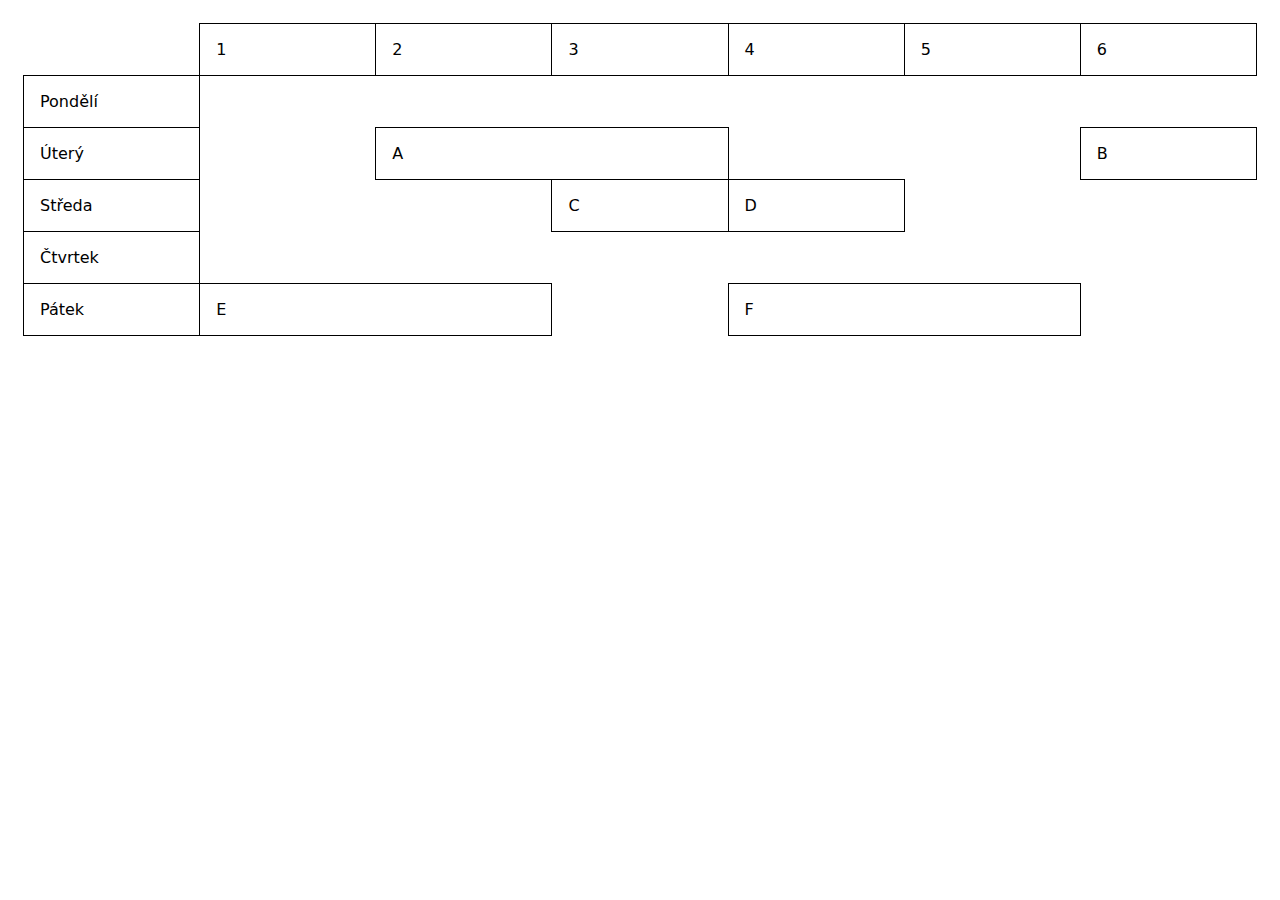
<file: Úkol 5/1/index.html>
<!DOCTYPE html>
<html lang="cs">

<head>
    <meta charset="utf-8">

    <link rel="stylesheet" href="style.css">

    <title>KMI/WEB - 5</title>
</head>

<body>
    <div class="grid">
        <div class="grid__item grid__item--first-header">1</div>
        <div class="grid__item ">2</div>
        <div class="grid__item ">3</div>
        <div class="grid__item ">4</div>
        <div class="grid__item ">5</div>
        <div class="grid__item ">6</div>

        <div class="grid__item grid__item--day ">Pondělí</div>


        <div class="grid__item grid__item--day ">Úterý</div>
        <div class="grid__item grid__item--column-2 grid__item--span">A</div>
        <div class="grid__item grid__item--column-6">B</div>

        <div class="grid__item grid__item--day ">Středa</div>
        <div class="grid__item grid__item--column-3">C</div>
        <div class="grid__item grid__item--column-4">D</div>

        <div class="grid__item grid__item--day ">Čtvrtek</div>


        <div class="grid__item grid__item--day ">Pátek</div>
        <div class="grid__item grid__item--column-1 grid__item--span">E</div>
        <div class="grid__item grid__item--column-4 grid__item--span">F</div>
    </div>
</body>

</html>
</file>
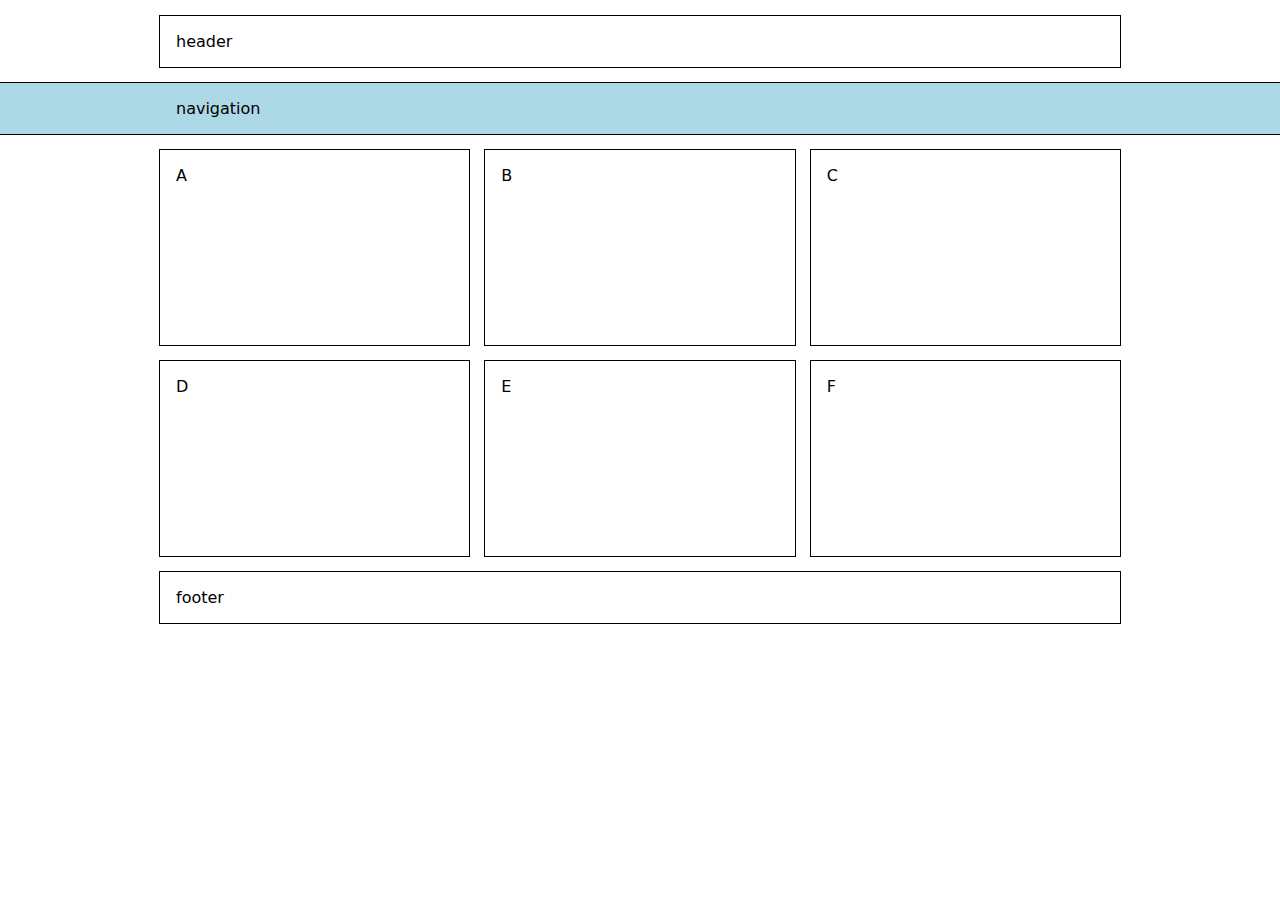
<file: Úkol 5/2/index.html>
<!DOCTYPE html>
<html lang="cs">

<head>
    <meta charset="utf-8">

    <link rel="stylesheet" href="style.css">

    <title>KMI/WEB - 5</title>
</head>

<body>

    <div class="box outline padding--default">header</div>
    <div class="nav outline padding--default"><span class="nav-text">navigation</span></div>
    
    <div class="grid">
        <div class="grid__item outline">A</div>
        <div class="grid__item outline">B</div>
        <div class="grid__item outline">C</div>

        <div class="grid__item outline">D</div>
        <div class="grid__item outline">E</div>
        <div class="grid__item outline">F</div>
    </div>

    <div class="box outline padding--default">footer</div>

</body>

</html>
</file>
<file: style/style.css>
body {
    font-family: 'Roboto', sans-serif;
    line-height: 1.5;
    margin: 0;
}

a {
    text-decoration: none;
    color: inherit;
}

textarea {
    font-family: 'Roboto', sans-serif;
}

/*
        I decided to use atomic classes as much as possible for styling, because of minimal duplicate code and more efficient compression.
*/

/* --- GENERAL --- */
.avatar__header {
    right: 0;
    bottom: 0;
    z-index: -1;
}

.avatar__body {
    border-radius: 50%;
    background-color: indigo;
}

.badge {
    color: white;
    border-radius: 0.3em;
    padding: 0.5em;
}

.badge--primary {
    background-color: indigo;
}

.badge--secondary {
    background-color: #555555;
}

.button {
    background-color: black;
    color: white;
    border-radius: 0.3em;
    padding: 1em;
    border: none;
}

.background__domain-symbol {
    top: -7em;
    left: -3em;
    background-color: indigo;
    width: 250px;
    height: 250px;
    border: black;
    border-radius: 50%;
}

.border--primary {
    overflow: hidden;
    background-color: white;
    border-radius: 1em;
}

.border {
    border: #bbbbbb 1px solid;
}

.border__left {
    border-left: #eeeeee 1px solid;
}

.border__top {
    border-top: #eeeeee 1px solid;
}

.color--main {
    color: indigo;
}

.color--background {
    background-color: #f7f7ff;
}

.overflow {
    overflow-x: hidden;
}

.grayscale{
    filter: grayscale();
}


/* --- SPACING --- */
.margin--primary {
    margin: 1em;
}

.margin--zero {
    margin: 0;
}

.margin__block--large {
    margin-block: 4em;
}

.margin__top--zero {
    margin-top: 0;
}

.margin__top--x-small {
    margin-top: 0.5em;
}

.margin__top--small {
    margin-top: 1em;
}

.margin__top--medium {
    margin-top: 2em;
}

.margin__top--large {
    margin-top: 4em;
}

.margin__top--x-large {
    margin-top: 8em;
}

.margin__top--layers {
    margin-top: 4vw;
}

.margin__bottom--zero {
    margin-bottom: 0;
}

.margin__bottom--x-small {
    margin-bottom: 0.5em;
}

.margin__bottom--small {
    margin-bottom: 1em;
}

.margin__bottom--medium {
    margin-bottom: 2em;
}

.margin__bottom--large {
    margin-bottom: 4em;
}

.margin__right--small {
    margin-right: 1em;
}

.margin__right--large {
    margin-right: 4em;
}

.margin__left--middle {
    margin-left: 2em;
}

.margin__domain-symbol {
    margin-top: 130px;
    margin-left: 80px;
}

.padding--primary {
    padding: 1em;
}

.padding__block--medium {
    padding-block: 1em;
}

.padding__bottom--medium {
    padding-bottom: 2em;
}

.padding__left--medium {
    padding-left: 2em;
}

.padding__layers--default {
    padding-top: 4vw;
}

.padding__layers-inline {
    padding-inline: 4vw;
}


/* --- FONTS --- */
.font__weight--bold {
    font-weight: 600;
}

.font__weight--x-bold {
    font-weight: 900;
}

.font__height--normal {
    line-height: normal;
}

.font__size--x-small {
    font-size: 0.9em;
}

.font__size--small {
    font-size: 1.5em;
}

.font__size--medium {
    font-size: 2em;
}

.font__size--large {
    font-size: 4em;
}

.font__style--normal {
    font-style: normal;
}


/* --- SIZING --- */
.max-width {
    max-width: 1140px;
    margin: auto;
}

.full-width {
    width: 100%;
}


/* --- POSITIONING --- */
.position__relative {
    position: relative;
}

.position__absolute {
    position: absolute;
}


/* --- FLEX and GRID --- */
.flex {
    display: flex;
}

.flex__item--half {
    flex: 1;
}

.flex__experience--second-half {
    flex: 4;
}

.footer--position-right {
    right: 0;
}

.flex--row {
    flex-direction: row;
}

.flex--column {
    flex-direction: column;
}

.grid {
    display: grid;
    grid-template-columns: repeat(auto-fill, minmax(300px, 1fr));
}

.grid-contact {
    display: grid;
    grid-template-columns: 1fr 10fr;
}

.gap {
    gap: 1em;
}

.align-items--center {
    align-items: center;
}

.align-content--center {
    align-content: center;
}

.justify-self--center {
    justify-self: center;
}

.align-self--center {
    align-self: center;
}


/* --- PSEUDO CLASSES --- */
.avatar__header--background::before {
    content: "";
    width: 75em;
    height: 75em;
    position: absolute;
    right: -30m;
    top: -25em;
    border-radius: 50%;
    border: 1px solid indigo;
    background-color: indigo;
    opacity: 50%;
    z-index: -1;
}

.background-circle::before {
    content: "";
    width: 1.5em;
    height: 1.5em;
    position: absolute;
    left: -0.4em;
    top: -0.3em;
    border-radius: 50%;
    border: 1px solid indigo;
    background-color: indigo;
    opacity: 50%;
}

.navigation--decoration:hover::after {
    content: "";
    display: inline-block;
    width: 100%;
    height: 3px;
    background-color: indigo;
    position: absolute;
    left: 0;
    top: 1.5em;
}

.underline::after {
    content: "";
    display: block;
    max-width: 1400px;
    height: 0.5em;
    background-image: url("/images/border-dark.png");
    background-size: 200px;
}


/* SMALL DEVICE BREAKPOINT (small-d = small device) */
@media (max-width : 1019px) {
    .flex-small-d--direction-column {
        flex-direction: column;
    }

    .avatar-small-d--display-none {
        display: none;
    }

    .margin-small-d__bottom--small {
        margin-bottom: 1em;
    }

    .margin-small-d__top--medium {
        margin-top: 2em;
    }

    .padding-small-d__inline--zero {
        padding-inline: 0;
    }

    .margin-small-d__right--zero {
        margin-right: 0;
    }

    .align-small-d__items--normal {
        align-items:normal;
    }
}


/* EXTRA SMALL DEVICE BREAKPOINT (x-small-d = extra small device) */
@media (max-width : 589px) {
    .flex-x-small-d--direction-column {
        flex-direction: column;
    }

    .flex-x-small-d--direction-row {
        flex-direction: row;
        margin-block: 0.5em;
        padding-inline: 0;
    }

    .footer--position-right {
        position: static;
    }

    .gap-x-small-d--zero {
        gap: 0;
    }

    .margin-x-small-d__top--zero {
        margin-top: 0;
    }

    .margin-x-small-d__top--small {
        margin-top: 1em;
    }

    .margin-x-small-d__left--small {
        margin-left: 1em;
    }

    .margin-x-small-d__top--x-small {
        margin-top: 0.5em;
    }

    .margin-x-small-d__right--zero {
        margin-right: 0;
    }

    .margin-x-small-d__right--x-small {
        margin-right: 0.5em;
    }

    .padding-x-small-d__left--zero {
        padding-left: 0;
    }

    .border-x-small-d__right--none {
        border: none;
    }

    .navigation-x-small-d {
        display: grid;
        grid-template-columns: repeat(3, 1fr);
        justify-items: center;
        gap: 1em;
    }

    .navigation--decoration {
        background-color: indigo;
        color: white;
        border-radius: 0.3em;
        width: 100%;
        padding-block: 0.5em;
        text-align: center;
    }

    .navigation--decoration:hover::after {
        content: none;
    }
}
</file>
<file: Úkol 2/style.css>
* {
    font-family: system-ui, -apple-system, BlinkMacSystemFont, 'Segoe UI', Roboto, Oxygen, Ubuntu, Cantarell, 'Open Sans', 'Helvetica Neue', sans-serif;
}

div p {
    font-size: large;
    color: #333;
}

div p:nth-of-type(2) {
    color: blue;
}

div p::first-letter {
    font-weight: bold;
}

a {
    font-size: large;
    color: blue
}

a:hover {
    color: darkblue;
}

span a {
    color: gray
}
</file>
<file: Úkol 3/style.css>
* {
    font-family: system-ui, -apple-system, BlinkMacSystemFont, 'Segoe UI', Roboto, Oxygen, Ubuntu, Cantarell, 'Open Sans', 'Helvetica Neue', sans-serif;
}

h1:first-of-type {
    margin-top: 4px;
    margin-bottom: 0;
}

.sub-header {
    color: gray;
    margin-top: 0;
}

.box {
    margin: auto;
    width: 20em;
    padding: 1em;
    background-color: white;
    position: relative;
    border: 1px solid lightblue;
    border-left: 0.75em solid lightblue;
}


.text-box-first {
    border: 2px dashed darkblue;
    padding-inline: 4px;
    white-space: nowrap;
    display: inline-block;
}


.text-box-second {
    border: 2px dashed darkblue;
    padding: 15px;
    margin-block: 20px;
    display: block
}
</file>
<file: Úkol 6/style.css>
* {
    font-family: system-ui, -apple-system, BlinkMacSystemFont, 'Segoe UI', Roboto, Oxygen, Ubuntu, Cantarell, 'Open Sans', 'Helvetica Neue', sans-serif;
}

.indentation {
    margin-block: 4em;
}

.border {
    border: 1px solid #000;
}

.flex-center {
    display: flex;
    flex-direction: column;
    flex-wrap: wrap;
    align-content: center;
}


/* 1. úkol */
.flex--primary {
    display: flex;
    flex-direction: row;
    text-align: center;
}

.flex__item--primary {
    flex-grow: 1;
}

.flex__item--double {
    flex-grow: 2;
}


/* 2. úkol */
h2 {
    margin-top: 0;
}

.flex--secondary {
    display: flex;
    justify-content: center;
    border: 1px blue solid;
    width: 60ch;
    gap: 1em;
    padding: 1em;
    margin: 1em;
}

.flex--row-reverse {
    flex-direction: row-reverse;
}


/* 3. úkol */
.flex--tertiary {
    display: flex;
    flex-direction: row;
    text-align: center;
    width: 25em;
    padding: 1em;
}

.flex__item--secondary {
    margin-right: -1px;
    flex-grow: 1;
    padding: 1em;
}

.space-on-right {
    margin-right: 10em;
}

.cell--primary {
    color: white;
    background-color: blue;
}
</file>
<file: Úkol 7/style.css>
* {
    font-family: system-ui, -apple-system, BlinkMacSystemFont, 'Segoe UI', Roboto, Oxygen, Ubuntu, Cantarell, 'Open Sans', 'Helvetica Neue', sans-serif;
}

/* mobile first */
.wrapper {
    max-width: 1000px;
    margin: auto;
    display: grid;
    grid-gap: 1em;
    grid-template-columns: repeat(6, 1fr);
}

.item {
    padding: 1em;
    background-color: lightblue;
}

.grid__item--primary-span{
    grid-column-end: span 6;
}

.grid__item--secondary-span{
    grid-column-end: span 4;
}

.grid__item--tertiary-span{
    grid-column-end: span 2;
}

@media (max-width : 500px) {
    .grid__item--secondary-span{
        grid-column-end: span 6;
    }

    .grid__item--tertiary-span{
        grid-column-end: span 6;
    }
}

@media (min-width : 500px) and (max-width : 900px){
    .grid__item--secondary-span{
        grid-column-end: span 3;
    }

    .grid__item--tertiary-span{
        grid-column-end: span 3;
    }
}
</file>
<file: Úkol 8/style.css>
* {
    font-family: system-ui, -apple-system, BlinkMacSystemFont, 'Segoe UI', Roboto, Oxygen, Ubuntu, Cantarell, 'Open Sans', 'Helvetica Neue', sans-serif;
}

h2, p
{
    padding-inline: 1em;
}

.grid {
    display: grid;
    grid-template-columns: repeat(3, 1fr);
    grid-row-gap: 1em;
    grid-column-gap: 3em;
}

.grid__item--flex {
    border: 1px black solid;

    display: flex;
    flex-direction: column;
}

.flex__item--header {
    border-bottom: 1px black solid;
    background-color: lightgray;
    height: 10em;

    position: relative;
}

.button{
    border: 1px black solid;
    background-color: gray;
    padding: 1em;
}

.button--card{
    position: absolute;
    bottom: -2em;
    right: 3em;
}

.button--page
{
    position:fixed;
    bottom: 2em;
    right: 2em;
}
</file>
<file: Úkol 9/style.css>
* {
    font-family: system-ui, -apple-system, BlinkMacSystemFont, 'Segoe UI', Roboto, Oxygen, Ubuntu, Cantarell, 'Open Sans', 'Helvetica Neue', sans-serif;
}

table {
    caption-side: bottom;
}

th,
td {
    padding: 5px;
    border: 1px solid #1a1a00;
}

td:nth-child(odd) {
    background-color: ivory;
}

.table__header--background-color {
    background-color: ivory;
}

.table__header--horizontal {
    background-color: #1a1a00;
    color: white;
    text-align: left;
}

.table__header--main::before {
    content: "";
}

.table__header--vertical {
    width: 5em;
}

.table__cell {
    width: 3em;
}
</file>
<file: Úkol 4/1/style.css>
* {
    font-family: system-ui, -apple-system, BlinkMacSystemFont, 'Segoe UI', Roboto, Oxygen, Ubuntu, Cantarell, 'Open Sans', 'Helvetica Neue', sans-serif;
}

h2 {
    display: inline-block;
}

.spacer{
    margin: 0.5em;
    padding: 0.5em;
}

.box--border
{
    border: solid;
    border-color: mediumvioletred;
}

.box--primary {
    color: white;
    background-color: mediumvioletred;
}

.box--secondary {
    background-color: white;
    color: mediumvioletred;
}
</file>
<file: Úkol 4/2/style.css>
.card {
  padding: 1em;
  border: 1px solid;
}

.card--primary {
  background-color: lightgreen;
  border-color: darkgreen;
}

.card--secondary {
  color: black;
  border-color: black;
  background-color: lightblue;
}


.component--secondary-background-color {
  background-color: red;
}

.component--primary-background-color {
  background-color: yellow;
}


div {
  width: 60ch;
  margin: 1em auto;
  color: #303030;
}

div span a:hover {
  color: black;
}

.link {
  padding: 0em 0.4em;
  color: green;
}
</file>
<file: Úkol 5/1/style.css>
* {
    font-family: system-ui, -apple-system, BlinkMacSystemFont, 'Segoe UI', Roboto, Oxygen, Ubuntu, Cantarell, 'Open Sans', 'Helvetica Neue', sans-serif;
}

.grid {
    display: grid;
    padding: 1em;

    gap: 1px;

    grid-template-rows: repeat(7, 1fr);
    grid-template-columns: repeat(7, 1fr);
}

.grid__item {
    padding: 1em;
    outline: 1px solid;
}

.grid__item--first-header {
    grid-column: 2 / span 1;
  }

.grid__item--day {
    grid-column: 1;
}

.grid__item--span{
    grid-column-end: span 2;
}

.grid__item--column-1{
    grid-column-start: 2;
}

.grid__item--column-2{
    grid-column-start: 3;
}

.grid__item--column-3{
    grid-column-start: 4;
}

.grid__item--column-4{
    grid-column-start: 5;
}

.grid__item--column-5{
    grid-column-start: 6;
}

.grid__item--column-6{
    grid-column-start: 7;
}
</file>
<file: Úkol 5/2/style.css>
* {
    font-family: system-ui, -apple-system, BlinkMacSystemFont, 'Segoe UI', Roboto, Oxygen, Ubuntu, Cantarell, 'Open Sans', 'Helvetica Neue', sans-serif;
}

body {
    margin: 0;
}

.box {
    margin-block: 1em;
    margin-inline: 10em;
}

.nav {
    background-color: lightblue;
}

.nav-text {
    margin-inline: 10em;
}

.outline
{
    outline: 1px solid;
}

.padding--default
{
    padding: 1em;
}


.grid {
    display: grid;
    margin-top: 1em;

    margin-inline: 10em;
    gap: 1em;
    grid-template-columns: repeat(3, 3fr);
    grid-template-rows: repeat(2, 3fr);
}

.grid__item {
    padding-inline: 1em;
    padding-top: 1em;
    padding-bottom: 10em;
}
</file>
